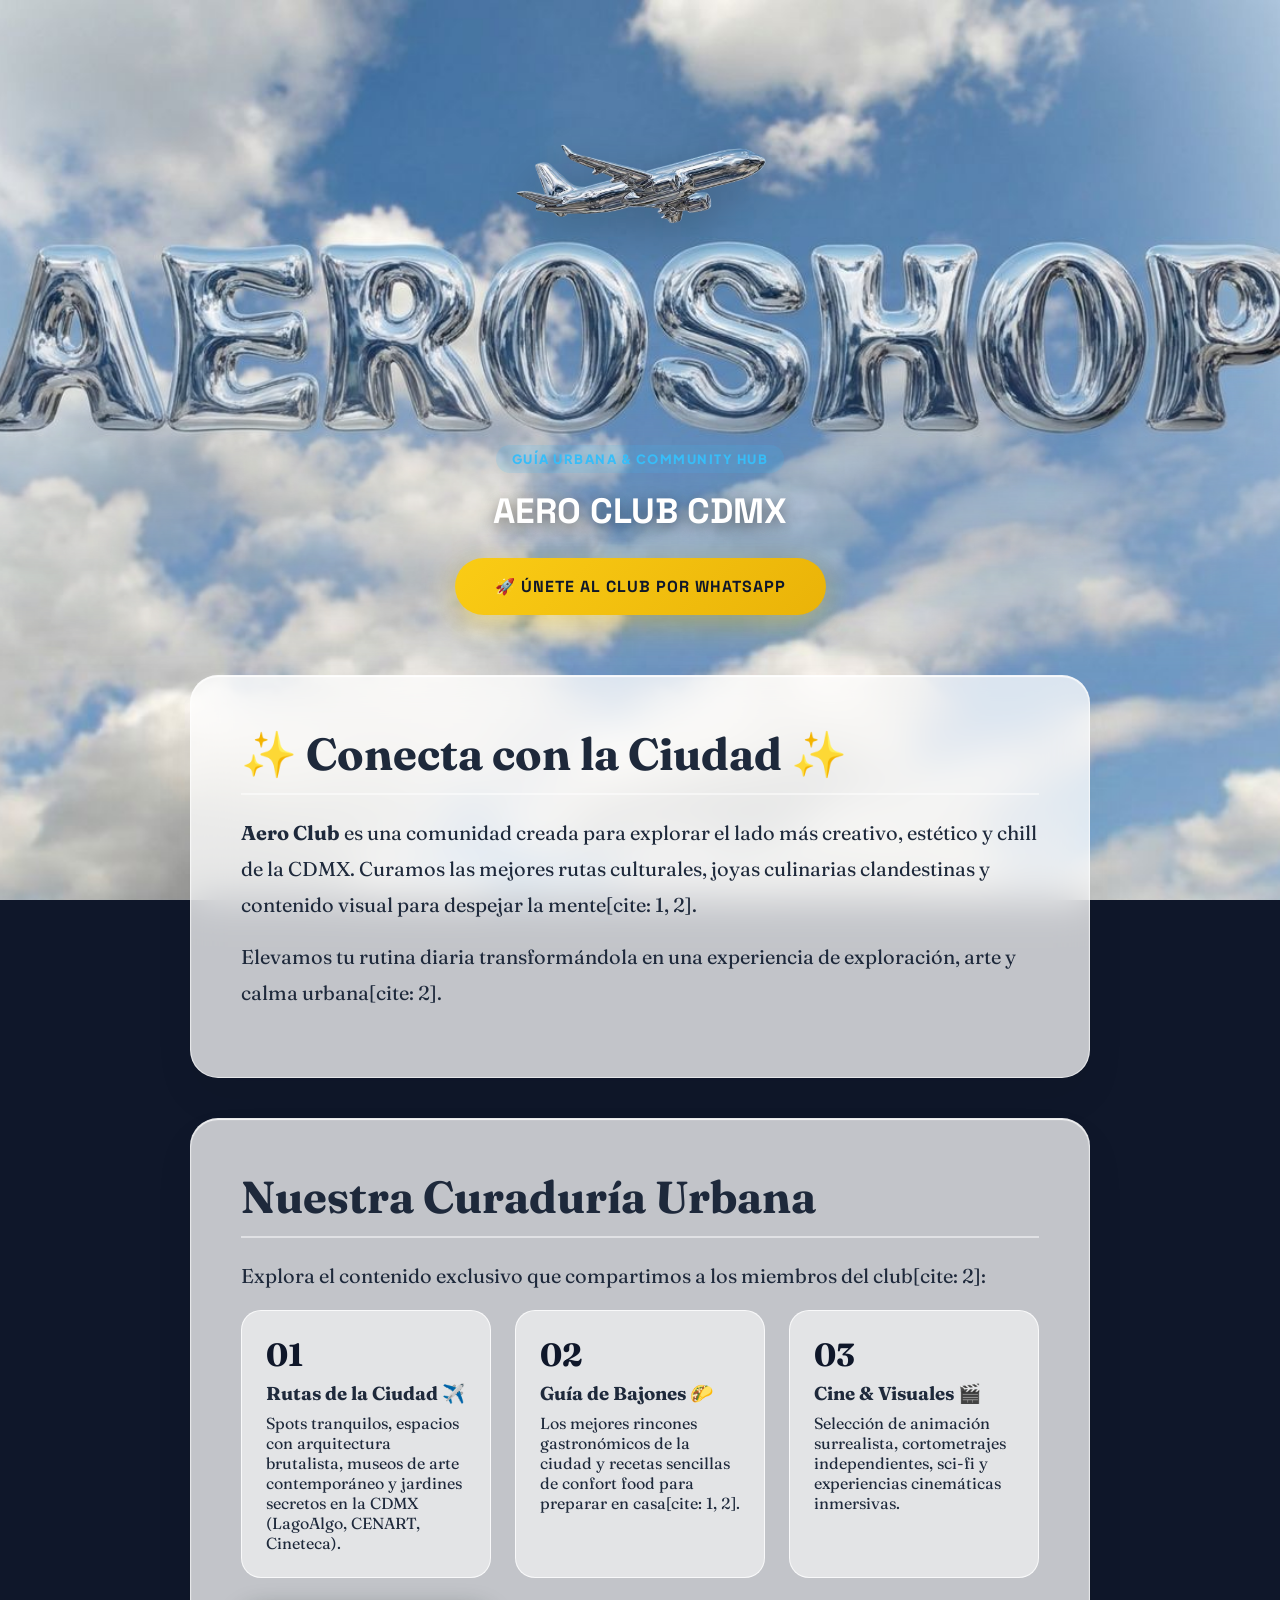
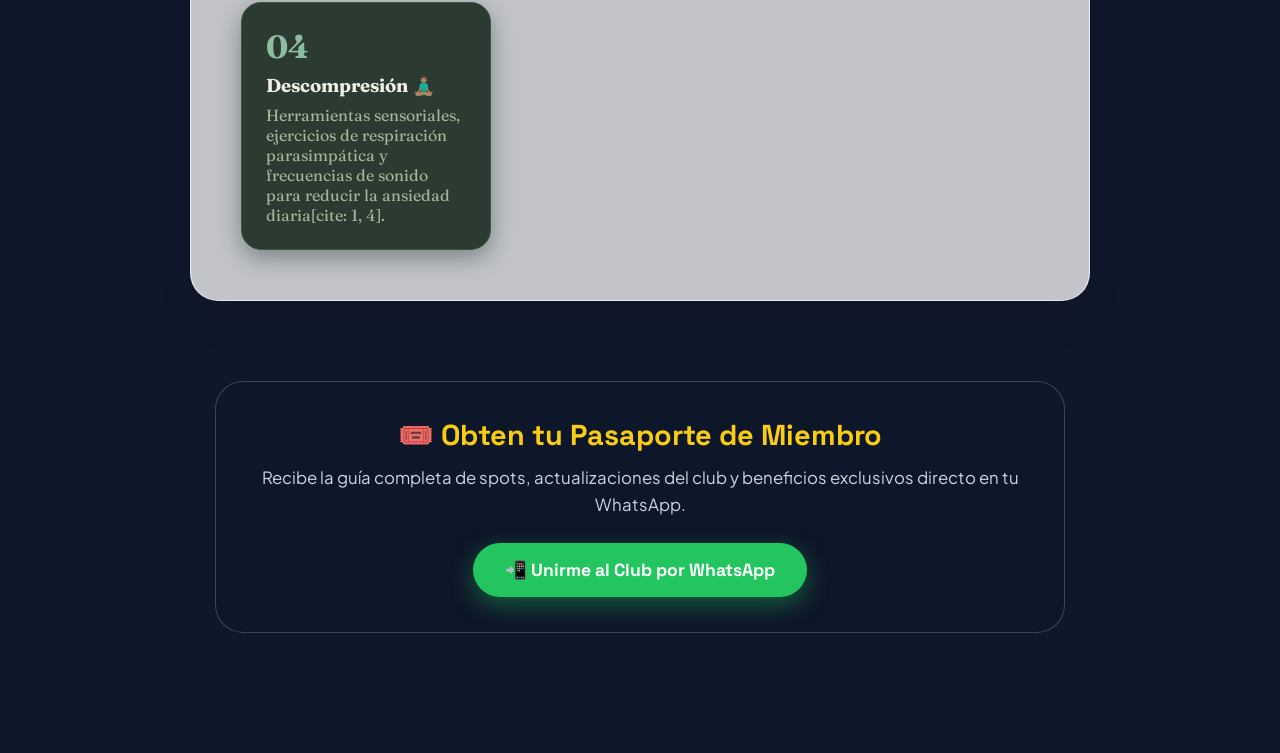
<file: promo.html>
<!DOCTYPE html>
<html lang="es">
<head>
    <meta charset="UTF-8">
    <meta name="viewport" content="width=device-width, initial-scale=1.0">
    <title>AERO CLUB CDMX | Guía Urbana, Spots & Lifestyle</title>
    
    <!-- FAVICON E ÍCONOS DE TU PROYECTO -->
    <link rel="icon" type="image/png" href="avion.png">
    <link rel="apple-touch-icon" href="avion.png">
    
    <!-- FUENTES OFICIALES (MISMAS DE TU INDEX) -->
    <link rel="preconnect" href="https://fonts.googleapis.com">
    <link rel="preconnect" href="https://fonts.gstatic.com" crossorigin>
    <link href="https://fonts.googleapis.com/css2?family=Abril+Fatface&family=DM+Serif+Display:ital@0;1&family=Fraunces:ital,opsz,wght@0,9..144,300..900;1,9..144,300..900&family=Inter:wght@400;500;600&family=Plus+Jakarta+Sans:wght@400;500;600;700&family=Space+Grotesk:wght@500;700;800&family=Syne:wght@700;800&display=swap" rel="stylesheet">

    <!-- REUTILIZAMOS TU HOJA DE ESTILOS -->
    <link rel="stylesheet" href="style.css">

    <style>
        /* AJUSTES EXCLUSIVOS PARA PROMO.HTML COMPLIANT */
        .promo-hero-cta {
            position: relative;
            z-index: 2;
            display: inline-block;
            text-decoration: none;
            font-family: 'Space Grotesk', sans-serif;
            font-size: 1rem;
            font-weight: 800;
            color: #0f172a;
            letter-spacing: 1px;
            text-transform: uppercase;
            background: linear-gradient(135deg, #facc15 0%, #eab308 100%);
            padding: 18px 40px;
            border-radius: 50px;
            box-shadow: 0 10px 30px rgba(250, 204, 21, 0.4);
            transition: all 0.3s cubic-bezier(0.16, 1, 0.3, 1);
            margin-top: 15px;
        }

        .promo-hero-cta:hover {
            transform: translateY(-4px) scale(1.05);
            background: #ffffff;
            color: #0f172a;
            box-shadow: 0 14px 35px rgba(255, 255, 255, 0.6);
        }

        .club-banner {
            background: rgba(15, 23, 42, 0.85);
            backdrop-filter: blur(12px);
            border: 1px solid rgba(255, 255, 255, 0.2);
            border-radius: 28px;
            padding: 35px 25px;
            text-align: center;
            max-width: 850px;
            margin: 40px auto;
            color: #ffffff;
        }

        .club-banner h3 {
            font-family: 'Space Grotesk', sans-serif;
            font-size: 1.8rem;
            color: #facc15;
            margin-bottom: 12px;
        }

        .club-banner p {
            font-size: 1.05rem;
            line-height: 1.6;
            color: #cbd5e1;
            margin-bottom: 24px;
        }

        .btn-wa-direct {
            display: inline-flex;
            align-items: center;
            gap: 10px;
            background: #22c55e;
            color: #ffffff;
            font-family: 'Space Grotesk', sans-serif;
            font-weight: 800;
            font-size: 1.1rem;
            padding: 16px 32px;
            border-radius: 50px;
            text-decoration: none;
            box-shadow: 0 8px 25px rgba(34, 197, 94, 0.4);
            transition: all 0.3s ease;
        }

        .btn-wa-direct:hover {
            background: #16a34a;
            transform: translateY(-3px) scale(1.03);
            box-shadow: 0 12px 30px rgba(34, 197, 94, 0.6);
        }

        .section-tag-promo {
            display: inline-block;
            background: rgba(56, 189, 248, 0.15);
            color: #38bdf8;
            font-size: 0.8rem;
            font-weight: 800;
            padding: 6px 16px;
            border-radius: 20px;
            letter-spacing: 1.5px;
            margin-bottom: 15px;
            text-transform: uppercase;
        }
    </style>
</head>
<body>

    <!-- PORTADA PRINCIPAL -->
    <section class="hero-cover">
        <div class="hero-plane-container">
            <img src="./avion.png" alt="Avión Aero Club" class="hero-plane-img">
        </div>
        <div style="text-align: center; z-index: 2;">
            <span class="section-tag-promo">GUÍA URBANA & COMMUNITY HUB</span>
            <h1 style="color: #ffffff; font-family: 'Space Grotesk', sans-serif; font-size: 2.2rem; font-weight: 800; text-shadow: 0 4px 15px rgba(0,0,0,0.5); margin-bottom: 10px;">
                AERO CLUB CDMX
            </h1>
            <a href="https://wa.me/525561446446?text=%C2%A1Hola%21%20Vi%20los%20spots%20de%20CDMX%20y%20quiero%20unirme%20al%20Aero%20Club%20para%20desbloquear%20las%20recomendaciones" target="_blank" class="promo-hero-cta">
                🚀 ÚNETE AL CLUB POR WHATSAPP
            </a>
        </div>
    </section>

    <!-- SOBRE EL CLUB -->
    <section class="about-section" id="conoce-el-club">
        <div class="about-card card-glass">
            <h2>✨ Conecta con la Ciudad ✨</h2>
            <p><strong>Aero Club</strong> es una comunidad creada para explorar el lado más creativo, estético y chill de la CDMX. Curamos las mejores rutas culturales, joyas culinarias clandestinas y contenido visual para despejar la mente[cite: 1, 2].</p>
            <p>Elevamos tu rutina diaria transformándola en una experiencia de exploración, arte y calma urbana[cite: 2].</p>
        </div>
    </section>

    <!-- LAS 4 EXPERIENCIAS CUIDADOSAMENTE CURADAS -->
    <section class="diferencia-section" id="experiencias">
        <div class="diferencia-card card-glass">
            <h2>Nuestra Curaduría Urbana</h2>
            <p class="diferencia-intro">Explora el contenido exclusivo que compartimos a los miembros del club[cite: 2]:</p>
            
            <div class="diferencia-grid">   
                <!-- TARJETA 01: RUTAS DE VUELO -->
                <div class="diferencia-item">
                    <span class="diferencia-num">01</span>
                    <h3 style="margin-bottom: 8px;">Rutas de la Ciudad ✈️</h3>
                    <p>Spots tranquilos, espacios con arquitectura brutalista, museos de arte contemporáneo y jardines secretos en la CDMX (LagoAlgo, CENART, Cineteca).</p>
                </div>

                <!-- TARJETA 02: MONCHIS Y BAJAR AVIÓN -->
                <div class="diferencia-item">
                    <span class="diferencia-num">02</span>
                    <h3 style="margin-bottom: 8px;">Guía de Bajones 🌮</h3>
                    <p>Los mejores rincones gastronómicos de la ciudad y recetas sencillas de confort food para preparar en casa[cite: 1, 2].</p>
                </div>

                <!-- TARJETA 03: TRIP VISUAL & CINE -->
                <div class="diferencia-item">
                    <span class="diferencia-num">03</span>
                    <h3 style="margin-bottom: 8px;">Cine & Visuales 🎬</h3>
                    <p>Selección de animación surrealista, cortometrajes independientes, sci-fi y experiencias cinemáticas inmersivas.</p>
                </div>

                <!-- TARJETA 04: SALA DE CALMA & DESCOMPRESIÓN -->
                <div class="diferencia-item card-calma-sbs">
                    <span class="diferencia-num" style="color: #8ebd9e;">04</span>
                    <h3 style="margin-bottom: 8px; color: #f0efe6;">Descompresión 🧘🏽‍♂️</h3>
                    <p style="color: #a3b899;">Herramientas sensoriales, ejercicios de respiración parasimpática y frecuencias de sonido para reducir la ansiedad diaria[cite: 1, 4].</p>
                </div>
            </div>
        </div>
    </section>

    <!-- BANNER CONVERTIDOR DIRECTO A WHATSAPP -->
    <section style="padding: 0 20px 80px 20px;">
        <div class="club-banner">
            <h3>🎟️ Obten tu Pasaporte de Miembro</h3>
            <p>Recibe la guía completa de spots, actualizaciones del club y beneficios exclusivos directo en tu WhatsApp.</p>
            <a href="https://wa.me/525561446446?text=%C2%A1Hola%21%20Vi%20los%20spots%20de%20CDMX%20y%20quiero%20unirme%20al%20Aero%20Club%20para%20desbloquear%20las%20recomendaciones" target="_blank" class="btn-wa-direct">
                📲 Unirme al Club por WhatsApp
            </a>
        </div>
    </section>

</body>
</html>
</file>
<file: style.css>
/* style.css */

:root {
    --color-primary: #10b981;
    --color-primary-dark: #059669;
    --color-bg-dark: #0f172a;
    --color-surface: #1e293b;
    --color-text: #f8fafc;
    --color-text-muted: #94a3b8;
    --radius-md: 12px;
    --radius-lg: 20px;
    --transition-fast: 0.2s ease;
}

/* Modales estructurados sin !important */
.modal-overlay {
    position: fixed;
    top: 0;
    left: 0;
    width: 100vw;
    height: 100vh; height: 100dvh;
    background-color: rgba(0, 0, 0, 0.75);
    backdrop-filter: blur(4px);
    display: flex;
    align-items: center;
    justify-content: center;
    opacity: 0;
    pointer-events: none;
    transition: opacity var(--transition-fast);
    z-index: 1000;
}

.modal-overlay.active {
    opacity: 1;
    pointer-events: auto;
}

/* Estado del botón de audio activo */
.btn-noise.audio-playing {
    background-color: var(--color-primary);
    color: #ffffff;
    box-shadow: 0 0 15px rgba(16, 185, 129, 0.5);
}
 html {
            scroll-behavior: smooth;
        }

        :root {
            --color-text-main: #1E293B;
            --color-title-dark: #0F172A;
            --color-silver-glow: rgba(255, 255, 255, 0.85);
            --color-silver-border: #E2E8F0;
            --font-spinx: 'Spinx', 'Fraunces', 'DM Serif Display', 'Abril Fatface', serif;
        }

        * {
            box-sizing: border-box;
            margin: 0;
            padding: 0;
        }
/* ========================================== */
/* FONDO CIELO NÍTIDO Y FIJO PARA CELULARES   */
/* ========================================== */
body {
    font-family: 'Plus Jakarta Sans', 'Inter', sans-serif;
    color: var(--color-text-main);
    background-color: #0f172a !important;
    background-image: none !important; /* Desactivamos el fondo estirado */
    overflow-x: hidden;
    -webkit-font-smoothing: antialiased;
}

/* Capa fija de nubes a pantalla completa (100% nítida y sin saltos) */
body::before {
    content: '';
    position: fixed;
    top: 0;
    left: 0;
    width: 100vw;
    height: 100vh; height: 100dvh;
    height: 100dvh;
    background: url('./fondo.jpg') center center / cover no-repeat;
    z-index: -1;
    pointer-events: none;
}
        /* --- BOTÓN FLOTANTE DEL CARRITO --- */
        .cart-floating-btn {
            position: fixed;
            top: 25px;
            right: 25px;
            z-index: 4000;
            background: linear-gradient(135deg, #ffffff 0%, #e2e8f0 45%, #cbd5e1 75%, #94a3b8 100%);
            color: #0f172a;
            font-family: 'Space Grotesk', sans-serif;
            font-size: 0.85rem;
            font-weight: 800;
            letter-spacing: 1px;
            text-transform: uppercase;
            padding: 12px 24px;
            border-radius: 50px;
            border: 1px solid rgba(255, 255, 255, 0.9);
            box-shadow: 0 8px 25px rgba(0, 0, 0, 0.35), 0 0 15px rgba(255, 255, 255, 0.6);
            cursor: pointer;
            display: flex;
            align-items: center;
            gap: 8px;
            transition: all 0.3s cubic-bezier(0.16, 1, 0.3, 1);
            white-space: nowrap;
        }

        .cart-floating-btn:hover {
            transform: translateY(-3px) scale(1.04);
            background: linear-gradient(135deg, #ffffff 0%, #f1f5f9 50%, #e2e8f0 100%);
            border-color: #ffffff;
            box-shadow: 0 12px 30px rgba(0, 0, 0, 0.45), 0 0 20px rgba(255, 255, 255, 0.9);
        }

        /* --- TARJETAS CON ILUMINACIÓN Y HOVER --- */
        .card-glass {
            background: rgba(255, 255, 255, 0.75);
            backdrop-filter: blur(20px);
            -webkit-backdrop-filter: blur(20px);
            border: 1px solid rgba(255, 255, 255, 0.6);
            border-radius: 28px;
            box-shadow: 0 20px 40px rgba(0, 0, 0, 0.06), inset 0 1px 1px rgba(255, 255, 255, 0.9);
            transition: all 0.35s cubic-bezier(0.16, 1, 0.3, 1);
        }

        .card-glass:hover {
            transform: translateY(-6px);
            background: rgba(255, 255, 255, 0.95);
            border-color: #ffffff;
            box-shadow: 0 20px 45px var(--color-silver-glow), 0 0 25px rgba(255, 255, 255, 0.9);
        }

        /* --- PORTADA / HERO PRINCIPAL --- */
        .hero-cover {
            position: relative;
            min-height: 75vh;
            display: flex;
            flex-direction: column;
            justify-content: space-between;
            align-items: center;
            text-align: center;
            padding: 40px 20px 60px 20px;
        }

        .hero-cover::before {
            content: '';
            position: absolute;
            top: 0;
            left: 0;
            width: 100%;
            height: 100%;
            background: url('./portada.jpg') center center / cover no-repeat;
            -webkit-mask-image: linear-gradient(to bottom, rgba(0,0,0,1) 50%, rgba(0,0,0,0) 100%);
            mask-image: linear-gradient(to bottom, rgba(0,0,0,1) 50%, rgba(0,0,0,0) 100%);
            z-index: 1;
            pointer-events: none;
        }

        .hero-plane-container {
            position: relative;
            z-index: 2;
            margin-top: 20px;
            margin-bottom: -20px;
            display: flex;
            justify-content: center;
            align-items: center;
            width: 100%;
        }

        .hero-plane-img {
            width: 300px;
            max-width: 80%;
            height: auto;
            object-fit: contain;
            filter: drop-shadow(0 15px 25px rgba(0, 0, 0, 0.25));
            animation: floatAirplane 4.5s ease-in-out infinite;
        }

        @keyframes floatAirplane {
            0%, 100% { transform: translateY(0px) rotate(0deg); }
            50% { transform: translateY(-12px) rotate(1.5deg); }
        }

        .hero-subtitle {
            position: relative;
            z-index: 2;
            display: inline-block;
            text-decoration: none;
            font-family: 'Space Grotesk', sans-serif;
            font-size: 0.95rem;
            font-weight: 700;
            color: #ffffff;
            letter-spacing: 3px;
            text-transform: uppercase;
            background: #0f172a;
            padding: 16px 36px;
            border-radius: 50px;
            border: 1px solid rgba(255, 255, 255, 0.3);
            box-shadow: 0 12px 30px rgba(15, 23, 42, 0.4);
            cursor: pointer;
            transition: all 0.3s cubic-bezier(0.16, 1, 0.3, 1);
            margin-bottom: 20px;
        }

        .hero-subtitle:hover {
            transform: translateY(-4px) scale(1.04);
            background: linear-gradient(135deg, #ffffff 0%, #cbd5e1 100%);
            color: #0f172a;
            border-color: #ffffff;
            box-shadow: 0 14px 35px var(--color-silver-glow);
        }

        /* --- QUIÉNES SOMOS Y DIFERENCIA --- */
        .about-section, .diferencia-section {
            padding: 0 20px 40px 20px;
            position: relative;
            z-index: 10;
            display: flex;
            justify-content: center;
        }

        .about-card, .diferencia-card {
            max-width: 900px;
            width: 100%;
            padding: 50px;
            font-family: var(--font-spinx);
        }

        .about-card h2, .diferencia-card h2 {
            font-family: var(--font-spinx);
            font-size: 2.8rem;
            font-weight: 700;
            margin-bottom: 20px;
            border-bottom: 2px solid rgba(255, 255, 255, 0.5);
            padding-bottom: 12px;
        }

        .about-card p, .diferencia-intro {
            font-family: var(--font-spinx);
            font-size: 1.25rem;
            line-height: 1.8;
            color: var(--color-text-main);
            margin-bottom: 16px;
        }

        .diferencia-grid {
            display: grid;
            grid-template-columns: repeat(auto-fit, minmax(240px, 1fr));
            gap: 24px;
        }

        .diferencia-item {
            background: rgba(255, 255, 255, 0.55);
            border: 1px solid rgba(255, 255, 255, 0.8);
            border-radius: 20px;
            padding: 24px;
            font-family: var(--font-spinx);
            transition: all 0.3s ease;
        }

        .diferencia-item:hover {
            transform: translateY(-4px);
            background: rgba(255, 255, 255, 0.95);
            border-color: #ffffff;
            box-shadow: 0 10px 30px var(--color-silver-glow);
        }

        .diferencia-num {
            font-family: var(--font-spinx);
            font-size: 2rem;
            font-weight: 700;
            color: var(--color-title-dark);
            display: block;
            margin-bottom: 8px;
        }

        /* --- PRODUCTOS DESTACADOS --- */
        .featured-section {
            padding: 40px 20px 60px 20px;
            text-align: center;
        }

        .section-title-container {
            display: flex;
            justify-content: center;
            align-items: center;
            margin-bottom: 35px;
        }

        .title-img-destacados, .title-img-marcas {
            width: 100%;
            max-width: 520px;
            height: auto;
            object-fit: contain;
            filter: drop-shadow(0 10px 15px rgba(0, 0, 0, 0.15));
        }

        .products-grid {
            display: grid;
            grid-template-columns: repeat(auto-fit, minmax(280px, 1fr));
            gap: 30px;
            max-width: 1200px;
            margin: 0 auto;
        }

        .product-card {
            text-align: left;
            display: flex;
            flex-direction: column;
            justify-content: space-between;
            padding: 22px;
            cursor: pointer;
            position: relative;
        }

        .product-img-slider {
            position: relative;
            width: 100%;
            height: 280px;
            border-radius: 18px;
            overflow: hidden;
            background: rgba(15, 23, 42, 0.88);
            backdrop-filter: blur(12px);
            -webkit-backdrop-filter: blur(12px);
            border: 1px solid rgba(255, 255, 255, 0.2);
            box-shadow: inset 0 0 20px rgba(0, 0, 0, 0.4);
            margin-bottom: 16px;
            display: flex;
            align-items: center;
            justify-content: center;
        }

        .product-img-slider img, .product-img-slider video {
            position: absolute;
            top: 0;
            left: 0;
            width: 100%;
            height: 100%;
            object-fit: contain;
            object-position: center;
            padding: 10px;
            opacity: 0;
            z-index: 1;
            transition: opacity 0.4s ease-in-out, transform 0.3s ease;
        }

        .product-img-slider img.active, 
        .product-img-slider video.active {
            opacity: 1;
            z-index: 2;
        }

        .product-card:hover .product-img-slider img.active,
        .product-card:hover .product-img-slider video.active {
            transform: scale(1.03);
        }

        .product-tag-collab, .product-tag-new, .product-tag-sale {
            position: absolute;
            top: 12px;
            right: 12px;
            background: rgba(15, 23, 42, 0.85);
            backdrop-filter: blur(8px);
            color: #d4af37;
            font-size: 0.72rem;
            font-weight: 800;
            padding: 5px 12px;
            border-radius: 20px;
            border: 1px solid rgba(212, 175, 55, 0.5);
            letter-spacing: 1px;
            text-transform: uppercase;
            z-index: 5;
        }

        .product-tag-new {
            color: #38bdf8;
            border-color: rgba(56, 189, 248, 0.5);
        }

        .product-tag-sale {
            color: #facc15;
            border-color: rgba(250, 204, 21, 0.5);
            background: rgba(15, 23, 42, 0.9);
        }

        .product-name {
            font-family: 'Space Grotesk', sans-serif;
            font-size: 1.3rem;
            font-weight: 700;
            margin-bottom: 4px;
        }

        .product-subtitle {
            font-size: 0.85rem;
            color: #64748b;
            margin-bottom: 12px;
        }

        .product-price {
            font-size: 1.25rem;
            font-weight: 800;
            color: #0f172a;
            margin-bottom: 16px;
        }

        .btn-add {
            width: 100%;
            padding: 14px;
            background: linear-gradient(135deg, #0f172a 0%, #334155 100%);
            color: #ffffff;
            border: 1px solid rgba(255, 255, 255, 0.3);
            border-radius: 14px;
            font-weight: 700;
            font-family: 'Space Grotesk', sans-serif;
            cursor: pointer;
            transition: all 0.2s;
        }

        .btn-add:hover {
            background: linear-gradient(135deg, #ffffff 0%, #e2e8f0 100%);
            color: #0f172a;
            border-color: #ffffff;
            box-shadow: 0 8px 20px var(--color-silver-glow);
        }

        /* --- SELECTOR DE MARCAS --- */
        .brands-selector-grid {
            display: flex;
            justify-content: center;
            align-items: center;
            gap: 25px;
            flex-wrap: wrap;
            max-width: 800px;
            margin: 0 auto;
        }

        .brand-logo-card {
            background: rgba(255, 255, 255, 0.75);
            backdrop-filter: blur(15px);
            border: 2px solid rgba(255, 255, 255, 0.8);
            border-radius: 24px;
            padding: 20px;
            cursor: pointer;
            width: 220px;
            height: 140px;
            display: flex;
            justify-content: center;
            align-items: center;
            box-shadow: 0 10px 25px rgba(0, 0, 0, 0.08);
            transition: all 0.35s cubic-bezier(0.16, 1, 0.3, 1);
            overflow: hidden;
        }

        .brand-logo-card img {
            max-width: 90%;
            max-height: 105px;
            object-fit: contain;
            filter: drop-shadow(0 4px 8px rgba(0, 0, 0, 0.12));
        }

        .brand-logo-card img.img-donuts-brand {
            max-width: 95%;
            max-height: 125px;
            transform: scale(2.3);
        }

        .brand-logo-card:hover {
            transform: translateY(-6px) scale(1.05);
            background: rgba(255, 255, 255, 0.95);
            border-color: #ffffff;
            box-shadow: 0 15px 35px var(--color-silver-glow);
        }

        /* --- VISTAS FULLSCREEN POR MARCA --- */
        .brand-fullscreen-view {
            position: fixed;
            top: 0;
            left: 0;
            width: 100vw;
            height: 100vh; height: 100dvh;
            z-index: 5000;
            overflow-y: auto;
            display: none;
            opacity: 0;
            background-color: #0d0e12;
            transition: opacity 0.35s ease;
            scroll-behavior: smooth;
        }

        .brand-fullscreen-view.active {
            display: block;
            opacity: 1;
        }

        .brand-nav-bar {
            position: fixed;
            top: 0;
            left: 0;
            width: 100%;
            padding: 20px 30px;
            display: flex;
            justify-content: space-between;
            align-items: center;
            z-index: 5100;
            background: linear-gradient(to bottom, rgba(0, 0, 0, 0.85) 0%, rgba(0, 0, 0, 0) 100%);
            pointer-events: none;
        }

        .btn-back-main {
            position: relative !important;
             z-index: 10000 !important; /* Prioridad por encima de cualquier otro botón flotante */
            pointer-events: auto !important;
            cursor: pointer;
            pointer-events: auto;
            background: rgba(15, 23, 42, 0.85);
            backdrop-filter: blur(12px);
            border: 1px solid rgba(255, 255, 255, 0.4);
            color: #ffffff;
            padding: 12px 26px;
            border-radius: 50px;
            font-family: 'Space Grotesk', sans-serif;
            font-size: 0.9rem;
            font-weight: 700;
            letter-spacing: 1px;
            cursor: pointer;
            display: flex;
            align-items: center;
            gap: 8px;
            box-shadow: 0 8px 20px rgba(0, 0, 0, 0.5);
            transition: all 0.25s ease;
        }

        .btn-back-main:hover {
            background: #ffffff;
            color: #0f172a;
            border-color: #ffffff;
            transform: translateX(-4px);
        }

        .brand-hero-common {
            position: relative;
            z-index: 2;
            min-height: 100vh; min-height: 100dvh;
            height: 100vh; height: 100dvh;
            display: flex;
            flex-direction: column;
            justify-content: center;
            align-items: center;
            text-align: center;
            padding: 80px 20px 40px 20px;
            overflow: hidden;
        }

        .scroll-down-btn {
            position: absolute;
            bottom: 30px;
            left: 50%;
            transform: translateX(-50%);
            background: rgba(255, 255, 255, 0.18);
            backdrop-filter: blur(12px);
            -webkit-backdrop-filter: blur(12px);
            border: 1px solid rgba(255, 255, 255, 0.45);
            color: #ffffff;
            width: 54px;
            height: 54px;
            border-radius: 50%;
            font-size: 1.6rem;
            cursor: pointer;
            display: flex;
            align-items: center;
            justify-content: center;
            transition: all 0.3s cubic-bezier(0.16, 1, 0.3, 1);
            animation: bounceArrow 2s infinite;
            box-shadow: 0 8px 25px rgba(0,0,0,0.35);
            z-index: 25;
        }

        .scroll-down-btn:hover {
            background: rgba(255, 255, 255, 0.95);
            color: #0f172a;
            transform: translateX(-50%) scale(1.15);
            box-shadow: 0 12px 30px rgba(255,255,255,0.6);
        }

        @keyframes bounceArrow {
            0%, 20%, 50%, 80%, 100% { transform: translateX(-50%) translateY(0); }
            40% { transform: translateX(-50%) translateY(10px); }
            60% { transform: translateX(-50%) translateY(5px); }
        }

        /* TEMA MUHAMEDS */
        .theme-muhameds-full {
            position: relative;
            background-color: #000000;
            min-height: 100vh; min-height: 100dvh;
            color: #ffffff;
            padding-bottom: 100px;
        }

        .muha-bg-fixed {
            position: fixed;
            top: 0; left: 0;
            width: 100vw; height: 100vh; height: 100dvh;
            object-fit: cover;
            z-index: 1;
            pointer-events: none;
            image-rendering: -webkit-optimize-contrast;
        }

        .muha-brand-group {
            display: flex;
            flex-direction: column;
            align-items: center;
            justify-content: center;
            gap: 16px;
            animation: floatLogo 4.5s ease-in-out infinite;
        }

        .muha-hero-logo {
            width: 200px;
            max-width: 65vw;
            height: auto;
            object-fit: contain;
            filter: drop-shadow(0 0 30px rgba(212, 175, 55, 0.8));
        }

        .muha-hero-title-img {
            width: 380px;
            max-width: 85vw;
            height: auto;
            object-fit: contain;
            filter: drop-shadow(0 0 25px rgba(212, 175, 55, 0.6));
        }

        @keyframes floatLogo {
            0%, 100% { transform: translateY(0px); }
            50% { transform: translateY(-12px); }
        }

        .muha-products-container {
            position: relative;
            z-index: 2;
            max-width: 1100px;
            margin: 0 auto;
            padding: 60px 20px 100px 20px;
        }

        .muha-cards-grid {
            display: grid;
            grid-template-columns: repeat(auto-fit, minmax(290px, 1fr));
            gap: 35px;
        }

        /* TEMA COOKIES */
        .theme-cookies-full {
            position: relative;
            background-color: #0088e8;
            min-height: 100vh; min-height: 100dvh;
            color: #0f172a;
            padding-bottom: 100px;
            overflow: hidden;
        }

        .cookies-hero-logo {
            width: 680px;
            max-width: 90vw;
            height: auto;
            object-fit: contain;
            filter: drop-shadow(0 18px 35px rgba(0, 0, 0, 0.35));
            animation: floatLogo 4.5s ease-in-out infinite;
        }

        /* TEMA DONUTS */
        .theme-donuts-full {
            position: relative;
            background: url('./fondoslog.jpg') center/cover fixed no-repeat #0f172a;
            min-height: 100vh; min-height: 100dvh;
            color: #ffffff;
            padding-bottom: 100px;
            image-rendering: -webkit-optimize-contrast;
            image-rendering: crisp-edges;
        }

        .donuts-interface-logo {
            width: 420px;
            max-width: 88vw;
            height: auto;
            object-fit: contain;
            image-rendering: -webkit-optimize-contrast;
            image-rendering: crisp-edges;
            filter: drop-shadow(0 18px 35px rgba(0, 0, 0, 0.6)) contrast(1.18) brightness(1.05);
            animation: floatLogo 4.5s ease-in-out infinite;
        }

        .donuts-product-card {
            background: #111827;
            border: 2px solid #374151;
            border-radius: 28px;
            padding: 24px;
            box-shadow: 0 20px 45px rgba(0, 0, 0, 0.45);
            transition: all 0.35s cubic-bezier(0.16, 1, 0.3, 1);
            color: #ffffff;
            position: relative;
        }

        .donuts-product-card:hover {
            transform: translateY(-6px);
            border-color: #e11d48;
            box-shadow: 0 25px 50px rgba(225, 29, 72, 0.35);
        }

        .donuts-img-box {
            background: #1f2937;
            border: 1px solid #374151;
            border-radius: 18px;
            height: 280px;
            margin-bottom: 18px;
            display: flex;
            align-items: center;
            justify-content: center;
            position: relative;
            overflow: hidden;
        }

        .donuts-img-box img {
            width: 100%;
            height: 100%;
            object-fit: contain;
            padding: 15px;
            filter: drop-shadow(0 8px 16px rgba(0, 0, 0, 0.4)) contrast(1.1);
            image-rendering: -webkit-optimize-contrast;
            image-rendering: crisp-edges;
        }

        .donuts-btn-add {
            width: 100%;
            padding: 14px;
            background: linear-gradient(135deg, #e11d48 0%, #be123c 100%);
            color: #ffffff;
            border: none;
            border-radius: 14px;
            font-weight: 800;
            font-family: 'Space Grotesk', sans-serif;
            cursor: pointer;
            transition: all 0.25s ease;
            box-shadow: 0 8px 20px rgba(225, 29, 72, 0.35);
        }

        .donuts-btn-add:hover {
            background: linear-gradient(135deg, #f43f5e 0%, #e11d48 100%);
            transform: translateY(-2px);
            box-shadow: 0 12px 25px rgba(225, 29, 72, 0.5);
        }

        /* TEMA PACKMAN Y ANIMACIONES RETRO */
        .theme-packman-full {
            position: relative;
            background-color: #000000;
            min-height: 100vh; min-height: 100dvh;
            color: #ffffff;
            padding-bottom: 100px;
        }

        .packman-hero-logo {
            width: 210px;
            max-width: 60vw;
            height: auto;
            object-fit: contain;
            filter: drop-shadow(0 0 30px rgba(234, 179, 8, 0.75));
        }

        .packman-hero-title-img {
            width: 370px;
            max-width: 85vw;
            height: auto;
            object-fit: contain;
            filter: drop-shadow(0 0 25px rgba(250, 204, 21, 0.8));
        }

        /* ANIMACIÓN DE FANTASMAS Y PACMAN VOLANDO */
        .packman-track-overlay {
            position: absolute;
            top: 50%;
            left: 0;
            width: 100%;
            height: 80px;
            transform: translateY(-50%);
            pointer-events: none;
            overflow: hidden;
            z-index: 20;
        }

        .packman-ambient-parade {
            display: flex;
            align-items: center;
            gap: 25px;
            position: absolute;
            top: 15px;
            animation: ambientRun 8.5s linear infinite;
        }

        @keyframes ambientRun {
            0% { transform: translateX(-280px); }
            100% { transform: translateX(100vw); }
        }

        .packman-chase-squad {
            position: absolute;
            top: 10px;
            left: -450px;
            display: flex;
            align-items: center;
            gap: 30px;
            opacity: 0;
        }

        .packman-chase-squad.active {
            opacity: 1;
            animation: chaseRun 3.2s linear forwards;
        }

        @keyframes chaseRun {
            0% { transform: translateX(0); }
            100% { transform: translateX(calc(100vw + 500px)); }
        }

        .pacman-runner {
            width: 52px;
            height: 52px;
            position: relative;
            filter: drop-shadow(0 0 14px #facc15);
            flex-shrink: 0;
        }
        .pacman-runner::before, .pacman-runner::after {
            content: '';
            position: absolute;
            width: 0;
            height: 0;
            border: 26px solid #facc15;
            border-radius: 50%;
        }
        .pacman-runner::before {
            border-right-color: transparent;
            animation: chompTop 0.18s infinite alternate;
        }
        .pacman-runner::after {
            border-right-color: transparent;
            animation: chompBottom 0.18s infinite alternate;
        }
        @keyframes chompTop {
            0% { transform: rotate(0deg); }
            100% { transform: rotate(-45deg); }
        }
        @keyframes chompBottom {
            0% { transform: rotate(0deg); }
            100% { transform: rotate(45deg); }
        }

        .ghost-svg {
            width: 46px;
            height: 46px;
            filter: drop-shadow(0 0 10px rgba(255, 255, 255, 0.6));
            animation: ghostWiggle 0.25s ease-in-out infinite alternate;
            flex-shrink: 0;
        }

        @keyframes ghostWiggle {
            0% { transform: translateY(-4px); }
            100% { transform: translateY(4px); }
        }

        /* --- VENTANA MODAL (DETALLES DEL PRODUCTO) --- */
        .product-modal-overlay {
            position: fixed;
            top: 0; left: 0;
            width: 100vw; height: 100vh; height: 100dvh;
            background: rgba(15, 23, 42, 0.85);
            backdrop-filter: blur(12px);
            z-index: 6000;
            display: none;
            justify-content: center;
            align-items: center;
            padding: 20px;
        }

        .product-modal-overlay.active {
            display: flex;
        }

        .product-modal-card {
            background: #ffffff;
            border-radius: 32px;
            max-width: 880px;
            width: 100%;
            max-height: 90vh;
            overflow-y: auto;
            padding: 35px;
            position: relative;
            box-shadow: 0 25px 60px rgba(0, 0, 0, 0.4);
            color: #0f172a;
        }

        .modal-close-btn {
            position: absolute;
            top: 20px;
            right: 24px;
            background: #f1f5f9;
            border: none;
            width: 40px;
            height: 40px;
            border-radius: 50%;
            font-size: 1.5rem;
            cursor: pointer;
            display: flex;
            align-items: center;
            justify-content: center;
            transition: all 0.2s;
        }

        .modal-close-btn:hover {
            background: #e2e8f0;
            transform: scale(1.1);
        }

        .modal-grid {
            display: grid;
            grid-template-columns: 1fr 1fr;
            gap: 35px;
            align-items: start;
        }

        @media (max-width: 768px) {
            .modal-grid { grid-template-columns: 1fr; }
        }

        .modal-media-wrapper {
            width: 100%;
            height: 350px;
            border-radius: 20px;
            background: rgba(15, 23, 42, 0.05);
            border: 1px solid rgba(0, 0, 0, 0.08);
            margin-bottom: 15px;
            overflow: hidden;
            display: flex;
            align-items: center;
            justify-content: center;
            box-shadow: 0 10px 25px rgba(0,0,0,0.08);
        }

        .modal-main-image {
            width: 100%;
            height: 100%;
            object-fit: contain;
            padding: 10px;
        }

        .modal-thumbnails {
            display: flex;
            gap: 12px;
            overflow-x: auto;
            padding-bottom: 5px;
        }

        .modal-thumb {
            width: 70px;
            height: 70px;
            border-radius: 12px;
            object-fit: cover;
            object-position: center;
            padding: 2px;
            cursor: pointer;
            border: 2px solid transparent;
            background: rgba(15, 23, 42, 0.08);
            transition: all 0.2s;
        }

        .modal-thumb.active, .modal-thumb:hover {
            border-color: #0f172a;
            transform: scale(1.05);
        }

        .modal-title {
            font-family: 'Space Grotesk', sans-serif;
            font-size: 2.2rem;
            font-weight: 800;
            margin-bottom: 8px;
        }

        .modal-price {
            font-size: 1.8rem;
            font-weight: 800;
            color: #16a34a;
            margin-bottom: 20px;
        }

        .modal-description {
            font-size: 1.05rem;
            line-height: 1.7;
            color: #475569;
            margin-bottom: 25px;
            background: #f8fafc;
            padding: 18px;
            border-radius: 16px;
            border-left: 4px solid #0f172a;
        }

        .strain-select-title {
            font-weight: 700;
            font-size: 0.95rem;
            text-transform: uppercase;
            letter-spacing: 1px;
            margin-bottom: 10px;
            display: block;
        }

        .strain-pills {
            display: flex;
            gap: 10px;
            margin-bottom: 25px;
            flex-wrap: wrap;
        }

        .strain-pill {
            padding: 10px 20px;
            border-radius: 50px;
            border: 2px solid #cbd5e1;
            background: #ffffff;
            font-weight: 700;
            font-size: 0.9rem;
            cursor: pointer;
            transition: all 0.2s;
        }

        .strain-pill.selected {
            border-color: #0f172a;
            background: #0f172a;
            color: #ffffff;
            box-shadow: 0 4px 12px rgba(15, 23, 42, 0.25);
        }

        /* --- PANEL CARRITO --- */
        .cart-overlay {
            position: fixed;
            top: 0; left: 0;
            width: 100%; height: 100%;
            background: rgba(15, 23, 42, 0.6);
            backdrop-filter: blur(8px);
            display: none;
            justify-content: flex-end;
            z-index: 5500;
        }

        .cart-drawer {
            width: 100%;
            max-width: 440px;
            background-color: #ffffff;
            height: 100%;
            display: flex;
            flex-direction: column;
            padding: 30px;
            box-shadow: -10px 0 40px rgba(0,0,0,0.2);
            color: var(--color-text-main);
        }

        .cart-header {
            display: flex;
            justify-content: space-between;
            align-items: center;
            border-bottom: 1px solid var(--color-silver-border);
            padding-bottom: 16px;
            margin-bottom: 20px;
        }

        .close-cart {
            background: none; border: none; font-size: 1.8rem; cursor: pointer; color: #64748b;
        }

        .cart-items-list {
            flex-grow: 1;
            overflow-y: auto;
            margin-bottom: 20px;
        }

        .cart-item {
            display: flex;
            gap: 15px;
            margin-bottom: 18px;
            padding-bottom: 15px;
            border-bottom: 1px solid var(--color-silver-border);
        }

        .cart-item-img {
            width: 75px; height: 75px; object-fit: contain; border-radius: 12px; background: rgba(15, 23, 42, 0.05); padding: 4px;
        }

        .cart-item-details { flex-grow: 1; }

        .cart-item-title {
            font-family: 'Space Grotesk', sans-serif;
            font-weight: 700;
            font-size: 0.95rem;
            margin-bottom: 4px;
        }

        .qty-controls { display: flex; align-items: center; gap: 10px; }

        .qty-btn {
            width: 26px; height: 26px; border-radius: 50%; border: 1px solid var(--color-silver-border);
            background: #fff; cursor: pointer; font-weight: bold;
        }

        .cart-summary { border-top: 1px solid var(--color-silver-border); padding-top: 20px; }

        .summary-row { display: flex; justify-content: space-between; margin-bottom: 10px; font-size: 0.95rem; }

        .btn-checkout {
            width: 100%; background-color: var(--color-title-dark); color: #ffffff;
            padding: 16px; border: none; border-radius: 30px;
            font-family: 'Space Grotesk', sans-serif; font-size: 1rem; font-weight: 700;
            cursor: pointer; margin-top: 20px; transition: background 0.2s;
        }

        .btn-checkout:hover { background-color: #334155; }
        /* --- RUTAS DE VUELO FULLSCREEN --- */
.rutas-fullscreen-view {
   position: fixed;
    top: 0; 
    left: 0;
    width: 100vw; 
    height: 100vh; height: 100dvh;
    z-index: 5000;
    display: none;
    opacity: 0;
    background: linear-gradient(135deg, #0f172a 0%, #000000 100%);
    overflow-y: auto; /* ACTIVA EL SCROLL VERTICAL */
    scroll-behavior: smooth;
    transition: opacity 0.4s ease;
}

.rutas-fullscreen-view.active {
    display: block;
    opacity: 1;
}

.rutas-video-bg {
    position: absolute;
    top: 0; left: 0;
    width: 100%; height: 100%;
    overflow: hidden;
    z-index: 1;
}

.rutas-video-bg video {
    width: 100%; height: 100%;
    object-fit: cover;
    opacity: 0.45; /* Oscurecido para que la tarjeta sea legible */
}

.rutas-content-overlay {
   display: flex;
    flex-direction: column;
    align-items: center;
    width: 100%;
    padding: 100px 20px 60px 20px; /* EVITA QUE LA BARRA DE BOTÓN TAPES EL CONTENIDO */

}
.rutas-info-card {
    max-width: 850px;
    width: 100%;
    /* Fondo oscuro semitransparente fijo */
    background: rgba(15, 23, 42, 0.85) !important; 
    border: 1px solid rgba(255, 255, 255, 0.15);
    padding: 45px;
    border-radius: 20px;
    box-shadow: 0 25px 50px rgba(0,0,0,0.5);
    /* Efecto de cristal (desenfoque) */
    backdrop-filter: blur(12px);
    -webkit-backdrop-filter: blur(12px);
    /* Evita cualquier cambio al hacer hover */
    transition: none !important; 
}

/* Forzamos a que no haga nada en el hover */
.rutas-info-card:hover {
    background: rgba(15, 23, 42, 0.85) !important;
}
/* --- NUEVO REPRODUCTOR DE VIDEO DENTRO DE LA TARJETA --- */
.rutas-video-inline {
    width: 100%;
    margin-bottom: 25px;
    border-radius: 16px;
    overflow: hidden; /* Para que el video respete los bordes redondos */
    border: 1px solid rgba(255, 255, 255, 0.2);
    box-shadow: 0 10px 30px rgba(0,0,0,0.5);
    /* Forzamos una proporción rectangular estilo cine (16:9) */
    aspect-ratio: 16 / 9; 
    background: #000; /* Fondo negro mientras carga */
}

.rutas-video-inline video {
    width: 100%;
    height: 100%;
    object-fit: cover; /* Hace que el video llene el espacio sin deformarse */
    display: block;
}

/* Opcional: Como quitamos el video de fondo gigante, le damos un color oscuro bonito a la vista completa para que resalte la tarjeta */
.rutas-fullscreen-view {
    background: linear-gradient(135deg, #0f172a 0%, #000000 100%);
}
/* === ESTILOS PARA EL MENÚ DE ZONAS EN LA TARJETA === */
.filtros-zonas {
  width: 100%;            /* Ocupa todo el ancho superior */
    display: flex;
    justify-content: center; /* Centra los botones horizontalmente */
    flex-wrap: wrap;
    gap: 10px;
    margin-bottom: 25px;    /* Separa los botones de la tarjeta */
}

.btn-filtro {
  background: rgba(255, 255, 255, 0.08);
  color: #e2e8f0;
  border: 1px solid rgba(255, 255, 255, 0.18);
  padding: 6px 14px;
  border-radius: 20px;
  font-size: 0.82rem;
  font-weight: 500;
  cursor: pointer;
  transition: all 0.25s ease-in-out;
}

.btn-filtro:hover {
  background: rgba(250, 204, 21, 0.15);
  border-color: #facc15;
  color: #facc15;
}

.btn-filtro.activo {
  background: #facc15;
  color: #000000;
  border-color: #facc15;
  font-weight: 700;
  box-shadow: 0 0 10px rgba(250, 204, 21, 0.35);
}
/* ==========================================
   VISTA FULLSCREEN: MONCHIS Y BAJAR AVIÓN
   ========================================== */
.monchis-fullscreen-view {
    display: none;
    position: fixed;
    top: 0;
    left: 0;
    width: 100vw;
    height: 100vh; height: 100dvh;
    background-color: #0b0b12;
    z-index: 5200;
    overflow-y: auto;
    padding: 40px 20px;
    box-sizing: border-box;
}

.monchis-fullscreen-view.active {
    display: block;
}

.monchis-container {
    max-width: 900px;
    margin: 0 auto;
    color: #ffffff;
}

.monchis-header {
    margin-bottom: 25px;
}

.monchis-tabs {
    display: flex;
    gap: 12px;
    margin-bottom: 20px;
}

.tab-btn {
    flex: 1;
    padding: 12px 20px;
    background: rgba(255, 255, 255, 0.08);
    border: 1px solid rgba(255, 255, 255, 0.15);
    border-radius: 12px;
    color: #fff;
    font-weight: bold;
    font-size: 1rem;
    cursor: pointer;
    transition: all 0.3s ease;
}

.tab-btn.active, .tab-btn:hover {
    background: #facc15;
    color: #000;
    border-color: #facc15;
}

.monchis-hero-container {
    position: relative;
    width: 100%;
    border-radius: 16px;
    overflow: hidden;
    margin-bottom: 25px;
    box-shadow: 0 10px 30px rgba(0,0,0,0.5);
}

.monchis-hero-video {
    width: 100%;
    max-height: 350px;
    object-fit: cover;
    display: block;
}

.btn-audio-toggle {
    position: absolute;
    bottom: 15px;
    right: 15px;
    background: rgba(0, 0, 0, 0.7);
    border: 1px solid rgba(255, 255, 255, 0.3);
    color: #fff;
    padding: 8px 16px;
    border-radius: 20px;
    cursor: pointer;
    font-size: 0.85rem;
    backdrop-filter: blur(5px);
    transition: background 0.3s ease;
}

.btn-audio-toggle:hover {
    background: rgba(0, 0, 0, 0.9);
}

.monchis-filters-container {
    margin-bottom: 30px;
}

.dropdown-group {
    display: flex;
    gap: 15px;
    flex-wrap: wrap;
}

.monchis-dropdown {
    flex: 1;
    min-width: 200px;
    padding: 12px 16px;
    background-color: #1a1a24;
    color: #ffffff;
    border: 1px solid rgba(255, 255, 255, 0.2);
    border-radius: 10px;
    font-size: 0.95rem;
    outline: none;
    cursor: pointer;
}

.monchis-dropdown:focus {
    border-color: #facc15;
}

.monchis-cards-grid {
    display: grid;
    grid-template-columns: repeat(auto-fill, minmax(260px, 1fr));
    gap: 20px;
}

.monchis-card {
    background: rgba(255, 255, 255, 0.05);
    border: 1px solid rgba(255, 255, 255, 0.1);
    border-radius: 16px;
    overflow: hidden;
    transition: transform 0.3s ease, border-color 0.3s ease;
}

.monchis-card:hover {
    transform: translateY(-5px);
    border-color: #facc15;
}

.monchis-card img {
    width: 100%;
    height: 180px;
    object-fit: cover;
}

.monchis-card-body {
    padding: 18px;
}

.badge-tag {
    display: inline-block;
    font-size: 0.75rem;
    color: #facc15;
    background: rgba(250, 204, 21, 0.15);
    padding: 4px 10px;
    border-radius: 12px;
    margin-bottom: 10px;
    font-weight: 600;
}

.monchis-card-body h4 {
    margin: 0 0 8px 0;
    font-size: 1.1rem;
    color: #fff;
}

.monchis-card-body p {
    margin: 0;
    font-size: 0.88rem;
    color: #cbd5e1;
    line-height: 1.4;
}
/* ==========================================
   SECCIÓN PREGUNTAS FRECUENTES (TRANSICIÓN FLUIDA)
   ========================================== */
.faq-section {
    padding: 20px 20px 80px 20px;
    max-width: 900px;
    margin: 0 auto;
}

.title-img-faq {
    max-width: 320px;
    width: 100%;
    height: auto;
    display: block;
    margin: 0 auto;
}

.faq-container {
    display: flex;
    flex-direction: column;
    gap: 16px;
}

/* Tarjeta principal con animación suave */
.faq-card {
    background: rgba(15, 23, 42, 0.88) !important;
    backdrop-filter: blur(12px);
    -webkit-backdrop-filter: blur(12px);
    border: 1px solid rgba(255, 255, 255, 0.18);
    border-radius: 16px;
    padding: 18px 24px;
    transition: background 0.4s ease, border-color 0.4s ease, box-shadow 0.4s ease;
    box-shadow: 0 10px 30px rgba(0, 0, 0, 0.4);
    cursor: pointer;
    overflow: hidden;
}

/* Hover en la tarjeta */
.faq-card:hover {
    background: rgba(15, 23, 42, 0.96) !important;
    border-color: rgba(56, 189, 248, 0.6);
    box-shadow: 0 12px 35px rgba(0, 0, 0, 0.6), 0 0 15px rgba(56, 189, 248, 0.25);
}

.faq-question {
    font-size: 1.15rem;
    font-weight: 700;
    color: #ffffff !important;
    text-shadow: 0 2px 4px rgba(0, 0, 0, 0.5);
    display: flex;
    justify-content: space-between;
    align-items: center;
    user-select: none;
}

.faq-icon {
    font-size: 1.4rem;
    color: #38bdf8;
    font-weight: bold;
    transition: transform 0.4s cubic-bezier(0.4, 0, 0.2, 1), color 0.4s ease;
}

.faq-card:hover .faq-icon {
    transform: rotate(45deg);
    color: #ef4444;
}

/* Envoltorio que anima la altura progresivamente */
.faq-answer-wrapper {
    display: grid;
    grid-template-rows: 0fr;
    opacity: 0;
    transition: grid-template-rows 0.45s cubic-bezier(0.4, 0, 0.2, 1), opacity 0.35s ease;
}

.faq-card:hover .faq-answer-wrapper {
    grid-template-rows: 1fr;
    opacity: 1;
}

.faq-answer {
    overflow: hidden;
    color: #e2e8f0 !important;
    line-height: 1.6;
    font-size: 1rem;
    transition: padding-top 0.45s cubic-bezier(0.4, 0, 0.2, 1);
}

.faq-card:hover .faq-answer {
    padding-top: 14px;
    border-top: 1px solid rgba(255, 255, 255, 0.12);
}

.faq-answer strong {
    color: #ffffff;
}

.faq-answer p {
    margin-bottom: 12px;
}

.faq-answer ul, 
.faq-answer ol {
    padding-left: 20px;
    margin-bottom: 12px;
}

.faq-answer li {
    margin-bottom: 8px;
}

.btn-checkout-demo {
    background: #16a34a;
    color: #ffffff;
    padding: 4px 12px;
    border-radius: 8px;
    font-weight: 700;
    font-size: 0.85rem;
    display: inline-block;
    box-shadow: 0 2px 8px rgba(22, 163, 74, 0.4);
}

.faq-box-notice {
    background: rgba(234, 179, 8, 0.15);
    border-left: 4px solid #facc15;
    padding: 14px 18px;
    border-radius: 10px;
    margin-top: 12px;
    color: #fef08a;
}
/* === CUADRÍCULA DE RUTAS DE VUELO === */
.rutas-grid {
    display: grid;
    grid-template-columns: repeat(auto-fit, minmax(360px, 1fr));
    gap: 30px;
    width: 100%;
    max-width: 1250px;
    margin: 0 auto;
    align-items: stretch;
}

/* Ajustes estéticos para las tarjetas dentro de la cuadrícula */
.rutas-info-card {
    max-width: 100% !important;
    margin-top: 0 !important;
    padding: 28px !important;
    display: flex;
    flex-direction: column;
    justify-content: space-between;
    border-radius: 24px !important;
}

.rutas-info-card h2 {
    font-size: 1.5rem !important;
    line-height: 1.3;
}

.rutas-info-card h3 {
    font-size: 1.1rem !important;
    margin-bottom: 15px !important;
}

.rutas-info-card p {
    font-size: 0.98rem !important;
    line-height: 1.6 !important;
}

/* En pantallas pequeñas (celulares) se muestra en 1 sola columna */
@media (max-width: 768px) {
    .rutas-grid {
        grid-template-columns: 1fr;
        gap: 20px;
    }
}
/* DIFUMINADO FLUIDO Y COMPLETO DEL LOGO EN CELULAR */
@media (max-width: 600px) {
    .hero-logo-nubes-mobile {
        display: none !important;
    }

    .hero-cover {
        min-height: 310px !important;
        height: auto !important;
        padding: 10px 15px 20px 15px !important;
        display: flex !important;
        flex-direction: column !important;
        justify-content: flex-start !important;
        align-items: center !important;
        overflow: hidden !important;
    }

    /* Máscara cruzada: desvanece suavemente abajo y a los lados */
    .hero-cover::before {
        background-image: url('./portada.jpg') !important;
        background-position: center top 0px !important;
        background-size: 100% auto !important;
        background-repeat: no-repeat !important;
        -webkit-mask-image: radial-gradient(ellipse at center top, rgba(0,0,0,1) 35%, rgba(0,0,0,0) 82%) !important;
        mask-image: radial-gradient(ellipse at center top, rgba(0,0,0,1) 35%, rgba(0,0,0,0) 82%) !important;
        opacity: 0.95 !important;
    }

    .hero-plane-container {
        margin-top: 130px !important;
        margin-bottom: 10px !important;
    }

    .hero-plane-img {
        width: 170px !important;
        max-width: 65% !important;
        height: auto !important;
    }

    .hero-subtitle {
        font-size: 0.78rem !important;
        padding: 12px 26px !important;
        margin-top: 8px !important;
        margin-bottom: 20px !important;
    }
}
/* --- TARJETAS COMPACTAS (FORMATO CUADRÍCULA) --- */
.compact-card {
    cursor: pointer;
    position: relative;
    overflow: hidden;
    border-radius: 18px;
    background: rgba(15, 23, 42, 0.85);
    border: 1px solid rgba(255, 255, 255, 0.15);
    transition: transform 0.3s cubic-bezier(0.16, 1, 0.3, 1), border-color 0.3s ease, box-shadow 0.3s ease;
}

.compact-card:hover {
    transform: translateY(-6px) scale(1.02);
    border-color: #facc15;
    box-shadow: 0 12px 30px rgba(250, 204, 21, 0.25);
}

.compact-card video, 
.compact-card img {
    width: 100%;
    height: 200px;
    object-fit: cover;
    display: block;
    border-bottom: 1px solid rgba(255, 255, 255, 0.1);
}

.compact-card-body {
    padding: 16px;
    text-align: left;
}

.compact-card-body h4 {
    color: #ffffff;
    font-size: 1.15rem;
    margin-top: 6px;
    line-height: 1.3;
}

/* --- MODAL DETALLADA DE TARJETAS (INFO MODAL) --- */
.info-modal-overlay {
    position: fixed;
    top: 0; left: 0;
    width: 100vw; height: 100vh; height: 100dvh;
    background: rgba(0, 0, 0, 0.85);
    backdrop-filter: blur(12px);
    -webkit-backdrop-filter: blur(12px);
    z-index: 6500;
    display: none;
    justify-content: center;
    align-items: center;
    padding: 20px;
}

.info-modal-overlay.active {
    display: flex;
}

.info-modal-card {
    background: #0f172a;
    border: 1px solid rgba(255, 255, 255, 0.2);
    border-radius: 28px;
    max-width: 750px;
    width: 100%;
    max-height: 88vh;
    overflow-y: auto;
    padding: 30px;
    position: relative;
    box-shadow: 0 25px 50px rgba(0, 0, 0, 0.7);
    color: #ffffff;
}

.info-modal-card video,
.info-modal-card img {
    width: 100%;
    max-height: 320px;
    object-fit: cover;
    border-radius: 16px;
    margin-bottom: 20px;
}
/* --- BOTÓN FLOTANTE DEL BUZÓN (ESQUINA INFERIOR DERECHA) --- */
.buzon-floating-btn {
    position: fixed;
    bottom: 90px;
    right: 25px;
    z-index: 9999;
    background: linear-gradient(135deg, #0f172a 0%, #1e293b 50%, #334155 100%);
    color: #ffffff;
    font-family: 'Space Grotesk', sans-serif;
    font-size: 0.82rem;
    font-weight: 800;
    letter-spacing: 1px;
    text-transform: uppercase;
    padding: 12px 22px;
    border-radius: 50px;
    border: 1px solid rgba(255, 255, 255, 0.3);
    box-shadow: 0 8px 25px rgba(0, 0, 0, 0.4), 0 0 15px rgba(255, 255, 255, 0.2);
    cursor: pointer;
    display: flex;
    align-items: center;
    gap: 8px;
    transition: all 0.3s cubic-bezier(0.16, 1, 0.3, 1);
    white-space: nowrap;
}

.buzon-floating-btn:hover {
    transform: translateY(-3px) scale(1.04);
    background: linear-gradient(135deg, #1e293b 0%, #334155 100%);
    border-color: #ffffff;
    box-shadow: 0 12px 30px rgba(0, 0, 0, 0.5), 0 0 20px rgba(255, 255, 255, 0.4);
}
/* ==========================================
   AJUSTE COMPACTO Y ESTABLE PARA MÓVILES
   ========================================== */
@media (max-width: 600px) {
    /* 1. Carrito compacto en la esquina superior derecha */
    .cart-floating-btn {
        position: fixed !important;
        top: 15px !important;
        right: 15px !important;
        bottom: auto !important;
        left: auto !important;
        width: auto !important;
        max-width: fit-content !important;
        padding: 8px 16px !important;
        font-size: 0.75rem !important;
        white-space: nowrap !important;
        z-index: 9999 !important;
    }

    /* 2. Buzón compacto en la esquina inferior derecha */
    .buzon-floating-btn {
        position: fixed !important;
        bottom: 20px !important;
        right: 15px !important;
        top: auto !important;
        left: auto !important;
        width: auto !important;
        max-width: fit-content !important;
        padding: 10px 18px !important;
        font-size: 0.78rem !important;
        white-space: nowrap !important;
        z-index: 9999 !important;
    }

    /* 3. Portada ajustada y limpia */
    .hero-cover {
        min-height: 320px !important;
        height: auto !important;
        padding: 25px 15px 20px 15px !important;
        display: flex !important;
        flex-direction: column !important;
        justify-content: space-between !important;
        align-items: center !important;
    }

    .hero-cover::before {
        background-size: 100% auto !important;
        background-position: center top !important;
        background-repeat: no-repeat !important;
    }

    /* 4. Avión y sub-título */
    .hero-plane-container {
        margin-top: 10px !important;
        margin-bottom: 0 !important;
    }

    .hero-plane-img {
        width: 170px !important;
    }

    .hero-subtitle {
        font-size: 0.78rem !important;
        padding: 10px 22px !important;
        margin-top: 10px !important;
        margin-bottom: 5px !important;
        letter-spacing: 2px !important;
    }

    /* 5. Tarjetas generales */
    .about-card h2, 
    .diferencia-card h2 {
        font-size: 1.8rem !important;
    }

    .about-card, 
    .diferencia-card {
        padding: 22px 18px !important;
    }
}
/* ==========================================
   SECCIÓN 04: FRECUENCIAS (ESTILO SPOTIFY/APPLE MUSIC)
   ========================================== */
.music-cards-grid {
    display: grid;
    grid-template-columns: repeat(auto-fill, minmax(140px, 1fr));
    gap: 15px;
    padding-top: 10px;
}

@media (min-width: 600px) {
    .music-cards-grid {
        grid-template-columns: repeat(auto-fill, minmax(180px, 1fr));
        gap: 25px;
    }
}

.music-card {
    cursor: pointer;
    text-align: left;
    transition: transform 0.3s ease;
}

.music-card:hover {
    transform: translateY(-5px);
}

.music-cover-wrapper {
    width: 100%;
    aspect-ratio: 1 / 1;
    border-radius: 12px;
    overflow: hidden;
    margin-bottom: 12px;
    box-shadow: 0 8px 20px rgba(0,0,0,0.5);
    border: 1px solid rgba(255,255,255,0.1);
    background: #111827; /* Fondo por si la imagen tarda */
}

.music-cover-wrapper img {
    width: 100%;
    height: 100%;
    object-fit: cover;
    transition: transform 0.3s ease;
}

.music-card:hover .music-cover-wrapper img {
    transform: scale(1.05);
}

.music-card h4 {
    color: #ffffff;
    font-size: 0.95rem;
    font-weight: 800;
    margin: 0 0 4px 0;
    white-space: nowrap;
    overflow: hidden;
    text-overflow: ellipsis;
    font-family: 'Space Grotesk', sans-serif;
}

.music-card p {
    color: #94a3b8;
    font-size: 0.82rem;
    margin: 0;
    white-space: nowrap;
    overflow: hidden;
    text-overflow: ellipsis;
}
/* ==========================================
   SECCIÓN 05: DESESCALADA SENSORIAL (ANTI-ANSIEDAD)
   ========================================== */
.emergency-fullscreen-view {
    display: none;
    position: fixed;
    top: 0; left: 0;
    width: 100vw; height: 100vh; height: 100dvh;
    background-color: #121c16; /* Verde noche matte profundo */
    z-index: 9000;
    overflow-y: auto;
    padding: 30px 20px 80px 20px;
    box-sizing: border-box;
    color: #f0efe6; /* Crema cálido sin brillo */
    font-family: 'Plus Jakarta Sans', sans-serif;
}

.emergency-fullscreen-view.active {
    display: block;
}

.emergency-container {
    max-width: 680px;
    margin: 0 auto;
}

.btn-back-emergency {
    background: #1c2e24;
    border: 1px solid #334d3d;
    color: #a3b899;
    padding: 10px 22px;
    border-radius: 50px;
    font-size: 0.88rem;
    font-weight: 700;
    cursor: pointer;
    transition: background 0.3s ease;
    margin-bottom: 20px;
}

.btn-back-emergency:hover {
    background: #273e31;
    color: #f0efe6;
}

/* Mensaje de Contención */
.emergency-message-box {
    background: #1a2a20;
    border: 1px solid #2d4536;
    border-radius: 20px;
    padding: 24px;
    text-align: center;
    margin-bottom: 25px;
}

.emergency-message-box h2 {
    color: #8ebd9e;
    font-size: 1.8rem;
    margin-bottom: 10px;
    font-weight: 800;
}

.emergency-main-msg {
    color: #f0efe6;
    font-size: 1.2rem;
    font-weight: 700;
    line-height: 1.5;
    margin-bottom: 10px;
}

.emergency-sub-msg {
    color: #a3b899;
    font-size: 0.95rem;
    line-height: 1.6;
}

/* Módulo de Respiración */
.breathing-card {
    background: #17241c;
    border: 1px solid #283d30;
    border-radius: 24px;
    padding: 30px 20px;
    text-align: center;
    margin-bottom: 20px;
}

.breathing-card h3 {
    color: #a3b899;
    font-size: 1.1rem;
    margin-bottom: 20px;
}

.breathing-circle-wrapper {
    height: 180px;
    display: flex;
    justify-content: center;
    align-items: center;
    margin-bottom: 15px;
}

.breathing-circle {
    width: 100px;
    height: 100px;
    border-radius: 50%;
    background: radial-gradient(circle, #426e54 0%, #21382a 100%);
    border: 2px solid #5a9170;
    display: flex;
    justify-content: center;
    align-items: center;
    color: #f0efe6;
    font-weight: 800;
    font-size: 1.1rem;
    box-shadow: 0 0 20px rgba(66, 110, 84, 0.3);
    transition: transform 1s cubic-bezier(0.4, 0, 0.2, 1);
}

.breathing-circle.inhale {
    transform: scale(1.5);
    background: radial-gradient(circle, #5b9673 0%, #2d4f3b 100%);
}

.breathing-circle.hold {
    transform: scale(1.5);
    animation: breathingPulse 2s infinite alternate ease-in-out;
}

.breathing-circle.exhale {
    transform: scale(1.0);
}

@keyframes breathingPulse {
    0% { transform: scale(1.48); }
    100% { transform: scale(1.52); }
}

.breathing-status {
    color: #c0cfba;
    font-size: 1.05rem;
    font-weight: 600;
    min-height: 30px;
    margin-bottom: 20px;
}

.btn-breathing {
    background: #2d4738;
    color: #f0efe6;
    border: 1px solid #476c56;
    padding: 12px 28px;
    border-radius: 50px;
    font-size: 0.95rem;
    font-weight: 700;
    cursor: pointer;
    transition: all 0.25s ease;
}

.btn-breathing:hover {
    background: #3b5c49;
}

/* Audio Player */
.emergency-audio-card {
    background: #17241c;
    border: 1px solid #283d30;
    border-radius: 16px;
    padding: 18px;
    text-align: center;
    margin-bottom: 35px;
}

.btn-audio-emergency {
    background: #23362a;
    border: 1px solid #3d5e4a;
    color: #d1dfcc;
    padding: 12px 20px;
    border-radius: 12px;
    font-weight: 700;
    font-size: 0.9rem;
    cursor: pointer;
    width: 100%;
    transition: background 0.2s ease;
}

.btn-audio-emergency:hover {
    background: #2c4536;
}

.audio-hint {
    display: block;
    color: #8fa68c;
    font-size: 0.8rem;
    margin-top: 8px;
}

/* Soluciones Físicas */
.emergency-grid-title {
    margin-bottom: 18px;
}

.emergency-grid-title h3 {
    color: #f0efe6;
    font-size: 1.3rem;
    margin-bottom: 4px;
}

.emergency-grid-title p {
    color: #9eb399;
    font-size: 0.9rem;
}

.emergency-solutions-grid {
    display: grid;
    grid-template-columns: 1fr;
    gap: 16px;
}

@media (min-width: 600px) {
    .emergency-solutions-grid {
        grid-template-columns: 1fr 1fr;
    }
}

.solution-card {
    background: #19271e;
    border: 1px solid #2b4033;
    border-radius: 18px;
    padding: 20px;
    display: flex;
    gap: 16px;
    align-items: flex-start;
}

.solution-icon {
    font-size: 1.8rem;
    background: #111a14;
    padding: 10px;
    border-radius: 12px;
    flex-shrink: 0;
}

.solution-content h4 {
    color: #f0efe6;
    font-size: 1.1rem;
    margin-bottom: 6px;
}

.solution-action {
    color: #e2ebd8;
    font-size: 0.92rem;
    font-weight: 700;
    margin-bottom: 6px;
    line-height: 1.4;
}

.solution-why {
    color: #8fa68b;
    font-size: 0.85rem;
    line-height: 1.4;
}
/* ==========================================
   FIX MOBIL: PANTALLA COMPLETA & CARGA DE VIDEOS
   ========================================== */

/* 1. Control de scroll global sin desplazamientos horizontales */
html, body {
    max-width: 100% !important;
    overflow-x: hidden !important;
    -webkit-tap-highlight-color: transparent;
}

/* 2. Ocultar botones flotantes (Carrito y Buzón) cuando un modal esté abierto */
body.modal-open {
    overflow: hidden !important;
}

body.modal-open .cart-floating-btn,
body.modal-open .buzon-floating-btn {
    display: none !important;
    opacity: 0 !important;
    pointer-events: none !important;
}

/* 3. Sellado hermético de Vistas Fullscreen para iOS Safari */
.monchis-fullscreen-view,
.rutas-fullscreen-view,
.brand-fullscreen-view,
.emergency-fullscreen-view,
.monchis-fullscreen-view#cineFullscreenView,
.monchis-fullscreen-view#musicFullscreenView,
.monchis-fullscreen-view#manualFullscreenView,
.monchis-fullscreen-view#mielesFullscreenView,
.monchis-fullscreen-view#nubesFullscreenView {
    position: fixed !important;
    top: 0 !important;
    left: 0 !important;
    right: 0 !important;
    bottom: 0 !important;
    width: 100% !important;
    height: 100% !important;
    height: 100dvh !important;
    z-index: 20000 !important;
    overflow-y: auto !important;
    -webkit-overflow-scrolling: touch;
    box-sizing: border-box;
}

/* 4. Resguardo visual contra pantalla negra de videos en iOS */
.compact-card {
    min-height: 270px !important;
    background-color: #0f172a !important;
    border-radius: 18px;
    overflow: hidden;
    position: relative;
}

.compact-card video, 
.monchis-card video,
.rutas-video-inline video {
    width: 100%;
    height: 200px !important;
    object-fit: cover;
    background: #111827 url('./portada.jpg') center/cover no-repeat !important;
    display: block;
    border-bottom: 1px solid rgba(255, 255, 255, 0.1);
}

/* 5. Estilo Calma SBS para Tarjeta 05 */
.diferencia-item.card-calma-sbs {
    background: rgba(23, 42, 30, 0.88) !important;
    border: 1px solid #355842 !important;
    box-shadow: 0 8px 25px rgba(18, 38, 26, 0.4);
    transition: all 0.3s ease;
}

.diferencia-item.card-calma-sbs:hover {
    background: rgba(30, 56, 39, 0.98) !important;
    border-color: #538866 !important;
    box-shadow: 0 12px 30px rgba(50, 120, 80, 0.35) !important;
    transform: translateY(-4px);
}

/* ESTILOS PANTALLA PARA LA PÁLIDA */
.emergency-fullscreen-view {
    background-color: #121c16;
    padding: 30px 16px 80px 16px;
    color: #f0efe6;
    font-family: 'Plus Jakarta Sans', sans-serif;
}

.emergency-container {
    max-width: 680px;
    margin: 0 auto;
    padding-top: max(10px, env(safe-area-inset-top));
}

.btn-back-emergency {
    background: #1c2e24;
    border: 1px solid #334d3d;
    color: #a3b899;
    padding: 12px 24px;
    border-radius: 50px;
    font-size: 0.88rem;
    font-weight: 700;
    cursor: pointer;
    margin-bottom: 20px;
    touch-action: manipulation;
}

.emergency-message-box {
    background: #1a2a20;
    border: 1px solid #2d4536;
    border-radius: 20px;
    padding: 24px 18px;
    text-align: center;
    margin-bottom: 25px;
}

.emergency-message-box h2 {
    color: #8ebd9e;
    font-size: 1.8rem;
    margin-bottom: 10px;
    font-weight: 800;
}

.emergency-main-msg {
    color: #f0efe6;
    font-size: 1.15rem;
    font-weight: 700;
    line-height: 1.5;
    margin-bottom: 10px;
}

.emergency-sub-msg {
    color: #a3b899;
    font-size: 1rem;
    line-height: 1.6;
}

.breathing-card {
    background: #17241c;
    border: 1px solid #283d30;
    border-radius: 24px;
    padding: 28px 16px;
    text-align: center;
    margin-bottom: 20px;
}

.breathing-card h3 {
    color: #a3b899;
    font-size: 1.1rem;
    margin-bottom: 20px;
}

.breathing-circle-wrapper {
    height: 180px;
    display: flex;
    justify-content: center;
    align-items: center;
    margin-bottom: 15px;
}

.breathing-circle {
    width: 110px;
    height: 110px;
    border-radius: 50%;
    background: radial-gradient(circle, #426e54 0%, #21382a 100%);
    border: 3px solid #5a9170;
    display: flex;
    justify-content: center;
    align-items: center;
    color: #f0efe6;
    font-weight: 800;
    font-size: 1.1rem;
    box-shadow: 0 0 25px rgba(66, 110, 84, 0.4);
    transition: transform 1s cubic-bezier(0.4, 0, 0.2, 1);
    cursor: pointer;
    user-select: none;
    touch-action: manipulation;
}

.breathing-circle.inhale {
    transform: scale(1.45);
    background: radial-gradient(circle, #5b9673 0%, #2d4f3b 100%);
}

.breathing-circle.hold {
    transform: scale(1.45);
    animation: breathingPulse 2s infinite alternate ease-in-out;
}

.breathing-circle.exhale {
    transform: scale(1.0);
}

@keyframes breathingPulse {
    0% { transform: scale(1.43); }
    100% { transform: scale(1.47); }
}

.breathing-status {
    color: #c0cfba;
    font-size: 1.02rem;
    font-weight: 600;
    min-height: 30px;
    margin-bottom: 20px;
}

.btn-breathing {
    background: #2d4738;
    color: #f0efe6;
    border: 1px solid #476c56;
    padding: 14px 28px;
    border-radius: 50px;
    font-size: 0.95rem;
    font-weight: 700;
    cursor: pointer;
    touch-action: manipulation;
}

.emergency-audio-card {
    background: #17241c;
    border: 1px solid #283d30;
    border-radius: 16px;
    padding: 18px;
    text-align: center;
    margin-bottom: 35px;
}

.btn-audio-emergency {
    background: #23362a;
    border: 1px solid #3d5e4a;
    color: #d1dfcc;
    padding: 14px 20px;
    border-radius: 12px;
    font-weight: 700;
    font-size: 0.9rem;
    cursor: pointer;
    width: 100%;
    touch-action: manipulation;
}

.audio-hint {
    display: block;
    color: #8fa68c;
    font-size: 0.8rem;
    margin-top: 8px;
}

.emergency-grid-title h3 {
    color: #f0efe6;
    font-size: 1.3rem;
    margin-bottom: 4px;
}

.emergency-grid-title p {
    color: #9eb399;
    font-size: 0.9rem;
    margin-bottom: 16px;
}

.emergency-solutions-grid {
    display: grid;
    grid-template-columns: 1fr;
    gap: 16px;
}

@media (min-width: 600px) {
    .emergency-solutions-grid {
        grid-template-columns: 1fr 1fr;
    }
}

.solution-card {
    background: #19271e;
    border: 1px solid #2b4033;
    border-radius: 18px;
    padding: 20px;
    display: flex;
    gap: 16px;
    align-items: flex-start;
}

.solution-icon {
    font-size: 1.8rem;
    background: #111a14;
    padding: 10px;
    border-radius: 12px;
    flex-shrink: 0;
}

.solution-content h4 {
    color: #f0efe6;
    font-size: 1.1rem;
    margin-bottom: 6px;
}

.solution-action {
    color: #e2ebd8;
    font-size: 0.92rem;
    font-weight: 700;
    margin-bottom: 6px;
    line-height: 1.4;
}

.solution-why {
    color: #8fa68b;
    font-size: 0.85rem;
    line-height: 1.4;
}
/* ==========================================
   FIX DEFINITIVO: OCULTAR BOTONES FLOTANTES Y CONGELAR SCROLL DE FONDO
   ========================================== */

/* 1. Oculta SOLO los botones flotantes (Carrito y Buzón) al abrir cualquier modal o producto */
body.modal-open .cart-floating-btn,
body.modal-open .buzon-floating-btn {
    display: none !important;
    opacity: 0 !important;
    visibility: hidden !important;
    pointer-events: none !important;
}

/* 2. Congela el scroll del fondo en móviles para que no se mueva la interfaz principal */
body.modal-open {
    overflow: hidden !important;
    touch-action: none;
}

/* 3. Asigna prioridad visual superior a todas las ventanas modales */
.product-modal-overlay,
.info-modal-overlay,
.cart-overlay,
#productModalOverlay,
#infoModalOverlay,
#buzonModalOverlay {
    z-index: 60000 !important;
    position: fixed !important;
    top: 0 !important;
    left: 0 !important;
    width: 100vw !important;
    height: 100vh !important; height: 100dvh !important;
    height: 100dvh !important;
    overscroll-behavior: contain !important;
}

/* 4. Permite deslizar ÚNICAMENTE el contenido interno del producto o tarjeta */
.product-modal-card,
.info-modal-card {
    max-height: 85vh !important;
    max-height: 85dvh !important;
    overflow-y: auto !important;
    -webkit-overflow-scrolling: touch !important;
    overscroll-behavior: contain !important;
    touch-action: pan-y !important;
}
/* ==========================================
   PASAPORTE DIGITAL AEROSHOP (GLASSMORPHISM & MOBILE RESPONSIVE)
   ========================================== */
.pasaporte-bar-container {
    position: fixed;
    top: 20px;
    left: 20px;
    z-index: 4000;
}

.btn-google-auth {
    background: rgba(15, 23, 42, 0.88);
    backdrop-filter: blur(12px);
    -webkit-backdrop-filter: blur(12px);
    border: 1px solid rgba(255, 255, 255, 0.3);
    color: #ffffff;
    font-family: 'Space Grotesk', sans-serif;
    font-size: 0.82rem;
    font-weight: 700;
    padding: 10px 18px;
    border-radius: 50px;
    cursor: pointer;
    display: flex;
    align-items: center;
    gap: 8px;
    box-shadow: 0 8px 25px rgba(0, 0, 0, 0.4);
    transition: all 0.3s ease;
    white-space: nowrap;
}

.btn-google-auth img {
    width: 18px;
    height: 18px;
    flex-shrink: 0;
}

.btn-google-auth:hover {
    background: #ffffff;
    color: #0f172a;
    border-color: #ffffff;
    transform: translateY(-2px);
}

.pasaporte-card-active {
    background: rgba(15, 23, 42, 0.92);
    backdrop-filter: blur(15px);
    -webkit-backdrop-filter: blur(15px);
    border: 1px solid rgba(250, 204, 21, 0.4);
    border-radius: 50px;
    padding: 8px 16px;
    display: flex;
    align-items: center;
    gap: 12px;
    box-shadow: 0 10px 30px rgba(0, 0, 0, 0.5);
}

.pasaporte-user-info {
    display: flex;
    align-items: center;
    gap: 8px;
}

.pasaporte-avatar {
    width: 32px;
    height: 32px;
    border-radius: 50%;
    border: 2px solid #facc15;
    flex-shrink: 0;
}

.pasaporte-username {
    display: block;
    color: #ffffff;
    font-size: 0.8rem;
    font-weight: 800;
    max-width: 80px;
    white-space: nowrap;
    overflow: hidden;
    text-overflow: ellipsis;
}

.pasaporte-uid {
    display: block;
    color: #38bdf8;
    font-size: 0.68rem;
    font-family: monospace;
}

.pasaporte-flights-counter {
    border-left: 1px solid rgba(255, 255, 255, 0.15);
    padding-left: 10px;
    text-align: center;
}

.flights-title {
    display: block;
    font-size: 0.58rem;
    color: #94a3b8;
    letter-spacing: 1px;
    font-weight: 800;
}

.flights-dots {
    display: flex;
    gap: 4px;
    margin: 2px 0;
}

.flights-dots .dot {
    font-size: 0.8rem;
    opacity: 0.25;
    filter: grayscale(100%);
    transition: all 0.3s ease;
}

.flights-dots .dot.active {
    opacity: 1;
    filter: grayscale(0%);
    transform: scale(1.15);
}

.flights-status-text {
    font-size: 0.68rem;
    color: #facc15;
    font-weight: 700;
}

.btn-logout-pasaporte {
    background: rgba(255, 255, 255, 0.1);
    border: none;
    color: #94a3b8;
    width: 22px;
    height: 22px;
    border-radius: 50%;
    cursor: pointer;
    font-size: 0.7rem;
    display: flex;
    align-items: center;
    justify-content: center;
}

/* --- ADAPTACIÓN MÓVIL ANTICOLISIÓN CON CARRITO --- */
@media (max-width: 600px) {
    .pasaporte-bar-container {
        top: 12px !important;
        left: 10px !important;
        max-width: 58vw; /* Impide que invada el lado del carrito */
    }

    .btn-google-auth {
        padding: 8px 12px !important;
        font-size: 0.72rem !important;
        max-width: 100%;
    }

    .auth-btn-text {
        white-space: nowrap;
        overflow: hidden;
        text-overflow: ellipsis;
    }

    .cart-floating-btn {
        top: 12px !important;
        right: 10px !important;
        padding: 8px 12px !important;
        font-size: 0.72rem !important;
    }

    .pasaporte-user-text {
        display: none; /* En pantallas diminutas oculta el texto largo para dar prioridad a los vuelos */
    }
}
/* ==========================================
   APP ADMIN DEL CAPITÁN & DASHBOARD FINANCIERO
   ========================================== */
.admin-dashboard-section {
    padding: 100px 20px 60px 20px;
    background: #090d16;
    color: #ffffff;
    min-height: 100vh; min-height: 100dvh;
}

.admin-container {
    max-width: 1000px;
    margin: 0 auto;
}

.admin-header {
    margin-bottom: 30px;
    text-align: center;
}

.admin-header h2 {
    color: #facc15;
    font-size: 2rem;
    margin-bottom: 8px;
}

.financial-grid {
    display: grid;
    grid-template-columns: repeat(auto-fit, minmax(200px, 1fr));
    gap: 16px;
    margin-bottom: 30px;
}

.metric-card {
    background: rgba(15, 23, 42, 0.9);
    border: 1px solid rgba(255, 255, 255, 0.15);
    border-radius: 18px;
    padding: 20px;
    display: flex;
    flex-direction: column;
    gap: 8px;
}

.metric-label {
    font-size: 0.78rem;
    color: #94a3b8;
    text-transform: uppercase;
    font-weight: 700;
}

.metric-value {
    font-size: 1.6rem;
    font-weight: 800;
    font-family: 'Space Grotesk', sans-serif;
}

.metric-ingresos .metric-value { color: #38bdf8; }
.metric-cogs .metric-value { color: #f87171; }
.metric-gastos .metric-value { color: #fb923c; }
.metric-utilidad .metric-value { color: #4ade80; }

.admin-card {
    background: rgba(15, 23, 42, 0.85);
    border: 1px solid rgba(255, 255, 255, 0.15);
    border-radius: 20px;
    padding: 25px;
    margin-bottom: 25px;
}

.admin-card h3 {
    color: #ffffff;
    margin-bottom: 18px;
    font-size: 1.25rem;
}

.admin-form {
    display: grid;
    grid-template-columns: repeat(auto-fit, minmax(200px, 1fr));
    gap: 12px;
}

.admin-form input, 
.admin-form select {
    padding: 12px 16px;
    border-radius: 12px;
    border: 1px solid rgba(255, 255, 255, 0.2);
    background: #1e293b;
    color: #ffffff;
    font-size: 0.9rem;
    outline: none;
}

.btn-admin-action {
    background: linear-gradient(135deg, #16a34a 0%, #15803d 100%);
    color: #ffffff;
    border: none;
    border-radius: 12px;
    padding: 12px 20px;
    font-weight: 800;
    cursor: pointer;
    transition: transform 0.2s;
}

.btn-admin-action:hover {
    transform: translateY(-2px);
}

.stock-list-container {
    margin-top: 12px;
    display: flex;
    flex-direction: column;
    gap: 8px;
}

.stock-item-row {
    background: #1e293b;
    padding: 12px 18px;
    border-radius: 10px;
    display: flex;
    justify-content: space-between;
    align-items: center;
    font-size: 0.9rem;
}
/* ========================================== */
/* ESTILOS DE BOTÓN DE PROMO, MODALES Y FIX MÓVIL */
/* ========================================== */

/* Fix 1: Estilizado del Botón de Registro/Login en Promo Modal */
.btn-primary {
  width: 100% !important;
  padding: 16px 20px !important;
  background: linear-gradient(135deg, #ffffff 0%, #e2e8f0 100%) !important;
  color: #0f172a !important;
  border: none !important;
  border-radius: 50px !important;
  font-family: 'Space Grotesk', sans-serif !important;
  font-size: 0.95rem !important;
  font-weight: 800 !important;
  letter-spacing: 1px !important;
  text-transform: uppercase !important;
  cursor: pointer !important;
  margin-top: 15px !important;
  box-shadow: 0 8px 20px rgba(0,0,0,0.3) !important;
  transition: all 0.25s ease !important;
}

.btn-primary:hover {
  transform: translateY(-2px) !important;
  background: #ffffff !important;
  box-shadow: 0 12px 25px rgba(255,255,255,0.5) !important;
}

/* Modales y Overlays */
.modal-overlay {
  position: fixed !important;
  top: 0 !important;
  left: 0 !important;
  width: 100vw !important;
  height: 100vh !important; height: 100dvh !important;
  height: 100dvh !important;
  background: rgba(0, 0, 0, 0.75) !important;
  backdrop-filter: blur(10px) !important;
  -webkit-backdrop-filter: blur(10px) !important;
  display: none;
  align-items: center;
  justify-content: center;
  z-index: 1000000 !important;
  padding: 16px;
  pointer-events: auto !important;
}

.modal-overlay.active {
  display: flex !important;
}

.modal-card {
  background: #ffffff;
  color: #1a1a1a;
  width: 100%;
  max-width: 420px;
  border-radius: 24px;
  padding: 28px 24px;
  position: relative;
  box-shadow: 0 20px 40px rgba(0,0,0,0.4);
  transform: translateY(20px);
  transition: transform 0.3s ease;
  z-index: 1000001 !important;
  pointer-events: auto !important;
}

.modal-overlay.active .modal-card {
  transform: translateY(0);
}

.close-btn {
  position: absolute;
  top: 16px;
  right: 16px;
  background: rgba(0, 0, 0, 0.08);
  border: none;
  border-radius: 50%;
  width: 32px;
  height: 32px;
  font-size: 18px;
  cursor: pointer;
  display: flex;
  align-items: center;
  justify-content: center;
  z-index: 10;
  transition: background 0.2s;
}

.close-btn:hover {
  background: rgba(0, 0, 0, 0.18);
}

/* Fix 4: Fondo de Carga para Videos (Sin mostrar la portada encimada) */
.compact-card video, 
.monchis-card video,
.rutas-video-inline video {
    width: 100%;
    height: 200px !important;
    object-fit: cover;
    background: #0f172a radial-gradient(circle, rgba(56, 189, 248, 0.15) 0%, rgba(15, 23, 42, 1) 100%) !important;
    display: block;
    border-bottom: 1px solid rgba(255, 255, 255, 0.1);
}

/* Fix 3: Portada y Fondo Continuo en Celulares (Sin cortes) */
@media (max-width: 600px) {
    .hero-cover {
        min-height: 300px !important;
        height: auto !important;
        padding: 40px 15px 25px 15px !important;
        display: flex !important;
        flex-direction: column !important;
        justify-content: center !important;
        align-items: center !important;
        gap: 16px !important;
    }

    .hero-cover::before {
        background: url('./portada.jpg') center top / cover no-repeat !important;
        -webkit-mask-image: linear-gradient(to bottom, rgba(0,0,0,1) 85%, rgba(0,0,0,0) 100%) !important;
        mask-image: linear-gradient(to bottom, rgba(0,0,0,1) 85%, rgba(0,0,0,0) 100%) !important;
    }

    .hero-plane-container {
        margin: 0 auto !important;
        width: 100% !important;
        display: flex !important;
        justify-content: center !important;
    }

    .hero-plane-img {
        width: 160px !important;
        max-width: 60% !important;
        height: auto !important;
        object-fit: contain !important;
    }

    .hero-subtitle {
        font-size: 0.75rem !important;
        padding: 10px 22px !important;
        margin: 0 !important;
    }

    /* Ocultar barra flotante en modo Pálida/Emergencia */
    body.emergency-active .bottom-nav,
    body.emergency-active .cart-floating-btn,
    body.emergency-active .buzon-floating-btn {
        display: none !important;
        opacity: 0 !important;
        visibility: hidden !important;
        pointer-events: none !important;
    }
}
/* --- AL FINAL DE TU STYLE.CSS --- */

/* Ajuste del logo móvil en la portada */
.hero-logo-nubes-mobile {
    display: none;
    width: 220px;
    max-width: 80vw;
    height: auto;
    object-fit: contain;
    filter: drop-shadow(0 10px 25px rgba(0, 0, 0, 0.4));
    margin-bottom: 10px;
}

@media (max-width: 600px) {
    .hero-logo-nubes-mobile {
        display: block !important;
    }
}

/* Ocultamiento de la barra inferior flotante cuando se abre un modal */
body.modal-open .bottom-nav {
    display: none !important;
    opacity: 0 !important;
    visibility: hidden !important;
    pointer-events: none !important;
}

/* Estilos de la caja de aviso de privacidad */
.legal-disclaimer-box {
    margin-top: 16px;
    background: rgba(15, 23, 42, 0.05);
    border-left: 3px solid #0f172a;
    padding: 10px 12px;
    border-radius: 8px;
    font-size: 0.75rem;
    color: #475569;
    text-align: left;
    line-height: 1.4;
}

.legal-disclaimer-box strong {
    color: #0f172a;
}
/* --- BARRA DE NAVEGACIÓN FIJA FLOTANTE (ESTILO CÁPSULA GLASS) --- */
.bottom-nav {
    position: fixed !important;
    bottom: 20px !important;
    left: 50% !important;
    transform: translateX(-50%) !important;
    z-index: 25000 !important;
    display: flex !important;
    align-items: center !important;
    justify-content: space-around !important;
    background: rgba(15, 23, 42, 0.92) !important;
    backdrop-filter: blur(16px) !important;
    -webkit-backdrop-filter: blur(16px) !important;
    border: 1px solid rgba(255, 255, 255, 0.25) !important;
    border-radius: 50px !important;
    padding: 8px 16px !important;
    box-shadow: 0 10px 30px rgba(0, 0, 0, 0.6), 0 0 15px rgba(255, 255, 255, 0.1) !important;
    width: calc(100% - 32px) !important;
    max-width: 420px !important;
    opacity: 1 !important;
    visibility: visible !important;
    pointer-events: auto !important;
    transition: opacity 0.3s ease, visibility 0.3s ease !important;
}

/* Ocultar únicamente cuando existe un modal o vista a pantalla completa activa */
body.modal-open .bottom-nav {
    opacity: 0 !important;
    visibility: hidden !important;
    pointer-events: none !important;
}

.nav-item {
    background: transparent !important;
    border: none !important;
    color: #94a3b8 !important;
    display: flex ;
    flex-direction: column !important;
    align-items: center !important;
    justify-content: center !important;
    padding: 6px 12px !important;
    border-radius: 20px !important;
    cursor: pointer !important;
    transition: all 0.25s ease !important;
    text-decoration: none !important;
}

.nav-item.active, .nav-item:hover {
    color: #ffffff !important;
    background: rgba(255, 255, 255, 0.1) !important;
}

.nav-icon {
    font-size: 1.2rem !important;
    line-height: 1 !important;
    margin-bottom: 2px !important;
}

.nav-label {
    font-size: 0.72rem !important;
    font-weight: 700 !important;
}

/* Evita que la barra de navegación del navegador Safari en iPhone choque con el menú */
@supports (padding-bottom: env(safe-area-inset-bottom)) {
    .bottom-nav {
        bottom: calc(15px + env(safe-area-inset-bottom)) !important;
    }
}
/* ==========================================
   FIX DEFINITIVO: PORTADA Y LOGO AEROSHOP EN CELULARES
   ========================================== */
@media (max-width: 600px) {
    /* Ajuste de altura del contenedor hero en móvil */
    .hero-cover {
        min-height: 480px !important;
        padding: 20px 15px 30px 15px !important;
    }

    /* Ajuste de la imagen de portada para que NUNCA se corte */
    .hero-cover::before {
        background-image: url('./portada.jpg') !important;
        background-position: center top 15px !important;
        background-size: 92% auto !important; /* Escala todo el logo AEROSHOP al ancho del celular */
        background-repeat: no-repeat !important;
        -webkit-mask-image: linear-gradient(to bottom, rgba(0,0,0,1) 75%, rgba(0,0,0,0) 100%) !important;
        mask-image: linear-gradient(to bottom, rgba(0,0,0,1) 75%, rgba(0,0,0,0) 100%) !important;
    }

    /* Posicionamiento del avión para no encimarse con las letras */
    .hero-plane-container {
        margin-top: 130px !important;
        margin-bottom: 20px !important;
    }

    .hero-plane-img {
        width: 180px !important;
        max-width: 65% !important;
    }
}
/* ==========================================
   FIX DEFINITIVO DE PORTADA MÓVIL (UNIFICADO)
   ========================================== */

/* 1. Ocultar logo secundario de nubes en todas las pantallas */
.hero-logo-nubes-mobile {
    display: none !important;
}

/* 2. Ajustes de portada para celulares */
@media (max-width: 600px) {
    /* Ocultar definitivamente el logo de nubes para dejar solo el metálico plateado oficial */
    .hero-logo-nubes-mobile {
        display: none !important;
    }

    /* Reducción de la altura del contenedor para eliminar el espacio azul gigante */
    .hero-cover {
        min-height: 320px !important;
        height: auto !important;
        padding: 20px 15px 25px 15px !important;
        display: flex !important;
        flex-direction: column !important;
        justify-content: flex-start !important;
        align-items: center !important;
    }

    /* Ajuste de escala del logo metálico AEROSHOP */
    .hero-cover::before {
        background-image: url('./portada.jpg') !important;
        background-position: center top 10px !important;
        background-size: 92% auto !important;
        background-repeat: no-repeat !important;
        -webkit-mask-image: linear-gradient(to bottom, rgba(0,0,0,1) 80%, rgba(0,0,0,0) 100%) !important;
        mask-image: linear-gradient(to bottom, rgba(0,0,0,1) 80%, rgba(0,0,0,0) 100%) !important;
    }

    /* Ubicación del avión justo debajo del logo */
    .hero-plane-container {
        margin-top: 135px !important;
        margin-bottom: 15px !important;
    }

    .hero-plane-img {
        width: 175px !important;
        max-width: 60% !important;
        height: auto !important;
    }

    /* Botón de acción */
    .hero-subtitle {
        font-size: 0.78rem !important;
        padding: 12px 26px !important;
        margin-top: 10px !important;
        margin-bottom: 20px !important;
    }
}
/* ==========================================
   1. FIX COMPLETO PARA EL PERFIL EN MÓVIL (TEMA OSCURO GLASS)
   ========================================== */
#profileModal .modal-card,
.profile-fullscreen-card {
    background: #0f172a !important;
    color: #ffffff !important;
    border: 1px solid rgba(255, 255, 255, 0.2) !important;
    box-shadow: 0 25px 50px rgba(0, 0, 0, 0.9) !important;
    border-radius: 28px !important;
    padding: 24px 18px !important;
}

#profileModal .profile-header-banner {
    text-align: center;
    margin-bottom: 20px;
    border-bottom: 1px solid rgba(255, 255, 255, 0.1);
    padding-bottom: 15px;
}

#profileModal .badge-pasaporte {
    background: rgba(56, 189, 248, 0.15) !important;
    color: #38bdf8 !important;
    font-size: 0.75rem !important;
    font-weight: 800 !important;
    padding: 6px 14px !important;
    border-radius: 20px !important;
    letter-spacing: 1px !important;
    display: inline-block !important;
}

#profileModal .profile-main-title {
    font-family: 'Space Grotesk', sans-serif !important;
    font-size: 1.6rem !important;
    color: #ffffff !important;
    margin-top: 8px !important;
}

#profileModal .profile-user-hero {
    display: flex !important;
    flex-direction: column !important;
    align-items: center !important;
    background: rgba(255, 255, 255, 0.05) !important;
    padding: 20px 15px !important;
    border-radius: 20px !important;
    border: 1px solid rgba(255, 255, 255, 0.1) !important;
    margin-bottom: 20px !important;
    text-align: center !important;
}

#profileModal .user-avatar-large {
    width: 100px !important;
    height: 100px !important;
    border-radius: 50% !important;
    object-fit: cover !important;
    border: 3px solid #facc15 !important;
    box-shadow: 0 8px 20px rgba(250, 204, 21, 0.3) !important;
    margin-bottom: 15px !important;
}

#profileModal .user-details-form {
    width: 100% !important;
}

#profileModal .status-pill-badge {
    display: inline-block !important;
    font-size: 0.8rem !important;
    font-weight: 800 !important;
    padding: 6px 14px !important;
    border-radius: 20px !important;
    margin-bottom: 15px !important;
}

#profileModal .status-pill-badge.normal {
    background: rgba(56, 189, 248, 0.2) !important;
    color: #38bdf8 !important;
    border: 1px solid rgba(56, 189, 248, 0.4) !important;
}

#profileModal .status-pill-badge.vip {
    background: rgba(250, 204, 21, 0.2) !important;
    color: #facc15 !important;
    border: 1px solid #facc15 !important;
}

#profileModal .input-field-group {
    margin-bottom: 12px !important;
    text-align: left !important;
}

#profileModal .input-field-group label {
    display: block !important;
    font-size: 0.78rem !important;
    color: #94a3b8 !important;
    margin-bottom: 4px !important;
    font-weight: 700 !important;
}

#profileModal .profile-input {
    width: 100% !important;
    background: rgba(15, 23, 42, 0.9) !important;
    border: 1px solid rgba(255, 255, 255, 0.2) !important;
    border-radius: 12px !important;
    padding: 12px 14px !important;
    color: #ffffff !important;
    font-size: 0.9rem !important;
    outline: none !important;
}

#profileModal .profile-input:focus {
    border-color: #facc15 !important;
}

#profileModal .profile-email-text {
    font-size: 0.82rem !important;
    color: #94a3b8 !important;
    margin: 10px 0 !important;
    word-break: break-all !important;
}

#profileModal .btn-save-profile {
    width: 100% !important;
    background: #facc15 !important;
    color: #0f172a !important;
    border: none !important;
    border-radius: 12px !important;
    padding: 12px !important;
    font-weight: 800 !important;
    font-size: 0.9rem !important;
    cursor: pointer !important;
    margin-top: 6px !important;
    transition: transform 0.2s !important;
}

#profileModal .vuelos-status-box {
    background: rgba(255, 255, 255, 0.04) !important;
    border: 1px solid rgba(255, 255, 255, 0.1) !important;
    border-radius: 20px !important;
    padding: 18px 15px !important;
    margin-bottom: 20px !important;
}

#profileModal .vuelos-box-header {
    display: flex !important;
    justify-content: space-between !important;
    align-items: center !important;
    font-size: 0.75rem !important;
    color: #94a3b8 !important;
    font-weight: 700 !important;
    margin-bottom: 12px !important;
}

#profileModal .vuelos-box-header strong {
    color: #facc15 !important;
    font-size: 0.9rem !important;
}

#profileModal .vuelos-dots-flex {
    display: flex !important;
    gap: 8px !important;
    justify-content: space-between !important;
    margin-bottom: 12px !important;
}

#profileModal .vuelo-step {
    flex: 1 !important;
    background: rgba(255, 255, 255, 0.05) !important;
    border: 1px solid rgba(255, 255, 255, 0.1) !important;
    border-radius: 12px !important;
    padding: 10px 6px !important;
    text-align: center !important;
    font-size: 0.78rem !important;
    color: #64748b !important;
    font-weight: 700 !important;
}

#profileModal .vuelo-step.active {
    background: rgba(56, 189, 248, 0.15) !important;
    border-color: #38bdf8 !important;
    color: #38bdf8 !important;
}

#profileModal .vuelo-step.gift.active {
    background: rgba(250, 204, 21, 0.15) !important;
    border-color: #facc15 !important;
    color: #facc15 !important;
}

#profileModal .vuelos-hint {
    font-size: 0.78rem !important;
    color: #cbd5e1 !important;
    text-align: center !important;
    margin: 0 !important;
}

#profileModal .purchased-products-section h3 {
    font-size: 1.05rem !important;
    color: #ffffff !important;
    margin-bottom: 12px !important;
}

#profileModal .purchased-grid {
    display: grid !important;
    grid-template-columns: repeat(auto-fill, minmax(130px, 1fr)) !important;
    gap: 12px !important;
}

#profileModal .empty-purchases-box {
    grid-column: 1 / -1 !important;
    text-align: center !important;
    padding: 24px 15px !important;
    background: rgba(255, 255, 255, 0.02) !important;
    border: 1px dashed rgba(255, 255, 255, 0.15) !important;
    border-radius: 16px !important;
}

#profileModal .empty-purchases-box span {
    font-size: 1.8rem !important;
    display: block !important;
    margin-bottom: 6px !important;
}

#profileModal .empty-purchases-box p {
    color: #94a3b8 !important;
    font-size: 0.88rem !important;
    margin: 0 !important;
}

#profileModal .btn-logout-adidas {
    width: 100% !important;
    background: rgba(239, 68, 68, 0.15) !important;
    color: #f87171 !important;
    border: 1px solid rgba(239, 68, 68, 0.3) !important;
    padding: 14px !important;
    border-radius: 14px !important;
    font-weight: 800 !important;
    cursor: pointer !important;
    margin-top: 20px !important;
}

/* ==========================================
   2. REEMPLAZO DEL ÍCONO DE ERROR DE VIDEO POR TEXTO DE CARGA
   ========================================== */
.compact-card {
    position: relative !important;
    background: #0f172a !important;
    border-radius: 18px !important;
    overflow: hidden !important;
    min-height: 260px !important;
}

/* Texto de carga en el fondo antes de reproducir */
.compact-card::before {
    content: 'Relax bro 🧘🏽‍♂️ ya casi carga tu video 🛸✨' !important;
    position: absolute !important;
    top: 0 !important;
    left: 0 !important;
    width: 100% !important;
    height: 200px !important;
    background: #090d16 !important;
    color: #facc15 !important;
    font-family: 'Space Grotesk', sans-serif !important;
    font-size: 0.85rem !important;
    font-weight: 700 !important;
    display: flex !important;
    align-items: center !important;
    justify-content: center !important;
    text-align: center !important;
    padding: 20px !important;
    z-index: 0 !important;
    box-sizing: border-box !important;
    line-height: 1.4 !important;
}

.compact-card video {
    position: relative !important;
    z-index: 1 !important;
    background: transparent !important;
}

/* Ocultar los controles de error nativos de Safari iOS */
video::-webkit-media-controls-start-playback-button,
video::-webkit-media-controls-play-button,
video::-webkit-media-controls-panel {
    display: none !important;
    -webkit-appearance: none !important;
    opacity: 0 !important;
}
/* ==========================================
   FIX DEFINTIVO: SCROLL Y BOTÓN X EN MODAL PERFIL
   ========================================== */

/* 1. Congelar la página trasera al abrir modales */
body.modal-open {
    overflow: hidden !important;
    height: 100vh !important; height: 100dvh !important;
    touch-action: none !important;
}

/* 2. Capa oscura (Overlay): Activa el scroll interno fluido */
#profileModal {
    position: fixed !important;
    top: 0 !important;
    left: 0 !important;
    width: 100vw !important;
    height: 100vh !important; height: 100dvh !important;
    background: rgba(0, 0, 0, 0.85) !important;
    backdrop-filter: blur(10px) !important;
    -webkit-backdrop-filter: blur(10px) !important;
    z-index: 999999 !important;
    
    /* Scroll independiente para móvil y escritorio */
    overflow-y: auto !important;
    -webkit-overflow-scrolling: touch !important;
    
    /* Alineación desde arriba para que NUNCA se corte la cabecera */
    display: none;
    align-items: flex-start !important;
    justify-content: center !important;
    padding: 30px 12px 60px 12px !important;
    box-sizing: border-box !important;
}

#profileModal.active {
    display: flex !important;
}

/* 3. Tarjeta del Pasaporte */
#profileModal .modal-card,
#profileModal .profile-fullscreen-card {
    position: relative !important;
    width: 100 !important;
    max-width: 480px !important;
    margin: auto !important;
    background: #0f172a !important;
    color: #ffffff !important;
    border: 1px solid rgba(255, 255, 255, 0.2) !important;
    box-shadow: 0 25px 60px rgba(0, 0, 0, 0.95) !important;
    border-radius: 28px !important;
    padding: 35px 20px 25px 20px !important;
    box-sizing: border-box !important;
}

/* 4. Botón X de salir FIJO Y VISIBLE arriba a la derecha */
#profileModal .close-modal-btn,
#profileModal .btn-close-profile,
#profileModal .modal-close {
    position: absolute !important;
    top: 15px !important;
    right: 15px !important;
    width: 38px !important;
    height: 38px !important;
    border-radius: 50% !important;
    background: rgba(255, 255, 255, 0.15) !important;
    color: #ffffff !important;
    border: 1px solid rgba(255, 255, 255, 0.3) !important;
    font-size: 1.2rem !important;
    font-weight: 800 !important;
    display: flex !important;
    align-items: center !important;
    justify-content: center !important;
    cursor: pointer !important;
    z-index: 100 !important;
    transition: all 0.2s ease !important;
}

#profileModal .close-modal-btn:hover {
    background: rgba(239, 68, 68, 0.9) !important;
    border-color: #ef4444 !important;
}

/* 5. Ajustes responsive para celulares pequeños */
@media (max-width: 600px) {
    #profileModal {
        padding: 15px 10px 50px 10px !important;
    }
    
    #profileModal .modal-card {
        padding: 30px 15px 20px 15px !important;
        border-radius: 22px !important;
    }
}
/* ==========================================
   RASTREADOR DE PEDIDOS Y BOTÓN CAPITÁN
   ========================================== */
.order-status-card {
    background: rgba(15, 23, 42, 0.95) !important;
    border: 1px solid rgba(56, 189, 248, 0.4) !important;
    border-radius: 20px !important;
    padding: 18px !important;
    box-shadow: 0 10px 30px rgba(0, 0, 0, 0.6) !important;
    text-align: left !important;
}

.order-status-header {
    display: flex !important;
    justify-content: space-between !important;
    align-items: center !important;
    margin-bottom: 10px !important;
}

.order-status-badge {
    font-size: 0.75rem !important;
    font-weight: 800 !important;
    padding: 4px 12px !important;
    border-radius: 20px !important;
    text-transform: uppercase !important;
}

.order-status-badge.pendiente {
    background: rgba(250, 204, 21, 0.2) !important;
    color: #facc15 !important;
    border: 1px solid #facc15 !important;
}

.order-status-badge.entregado {
    background: rgba(74, 222, 128, 0.2) !important;
    color: #4ade80 !important;
    border: 1px solid #4ade80 !important;
}

.order-items-summary {
    font-size: 0.85rem !important;
    color: #cbd5e1 !important;
    line-height: 1.5 !important;
    margin-bottom: 8px !important;
}
/* ==========================================
   BANNER Y ESTILOS PARA LA HORA 4:20
   ========================================== */
#bannerHora420 {
    position: fixed;
    top: 0;
    left: 0;
    width: 100%;
    background: linear-gradient(90deg, #15803d, #facc15, #a855f7, #15803d);
    background-size: 300% 300%;
    color: #000000;
    font-family: 'Space Grotesk', sans-serif;
    font-weight: 800;
    text-align: center;
    padding: 10px 15px;
    z-index: 999999;
    font-size: 0.88rem;
    box-shadow: 0 4px 20px rgba(0, 0, 0, 0.6);
    animation: gradientShift 3s ease infinite, pulseGlow 1.5s infinite alternate;
}

@keyframes gradientShift {
    0% { background-position: 0% 50%; }
    50% { background-position: 100% 50%; }
    100% { background-position: 0% 50%; }
}

@keyframes pulseGlow {
    0% { box-shadow: 0 0 10px rgba(250, 204, 21, 0.5); }
    100% { box-shadow: 0 0 25px rgba(168, 85, 247, 0.9); }
}

/* Etiqueta de precio tachado cuando la promo está activa */
.precio-original-tachado {
    text-decoration: line-through;
    color: #94a3b8;
    font-size: 0.9rem;
    margin-right: 6px;
}

.precio-420-destacado {
    color: #4ade80 !important;
    font-weight: 800;
    text-shadow: 0 0 8px rgba(74, 222, 128, 0.4);
}
/* Corrección para tarjetas e imágenes del historial de compras en el perfil */
.purchased-grid {
    display: grid !important;
    grid-template-columns: repeat(auto-fill, minmax(140px, 1fr)) !important;
    gap: 12px !important;
    margin-top: 10px !important;
}

.purchased-item-card {
    background: rgba(255, 255, 255, 0.05);
    border: 1px solid rgba(255, 255, 255, 0.15);
    border-radius: 14px;
    padding: 10px;
    display: flex;
    flex-direction: column;
    align-items: center;
    text-align: center;
    overflow: hidden;
}

.purchased-item-card img {
    width: 100% !important;
    height: 110px !important;
    object-fit: contain !important;
    border-radius: 8px;
    margin-bottom: 8px;
    background: rgba(0, 0, 0, 0.2);
}

.purchased-item-info h4 {
    font-size: 0.85rem !important;
    color: #ffffff !important;
    margin-bottom: 4px;
}

.purchased-date {
    font-size: 0.7rem !important;
    color: #94a3b8 !important;
}
/* Corrección para tarjetas e imágenes del historial de compras en el perfil */
.purchased-grid {
    display: grid !important;
    grid-template-columns: repeat(auto-fill, minmax(140px, 1fr)) !important;
    gap: 12px !important;
    margin-top: 10px !important;
}

.purchased-item-card {
    background: rgba(255, 255, 255, 0.05);
    border: 1px solid rgba(255, 255, 255, 0.15);
    border-radius: 14px;
    padding: 10px;
    display: flex;
    flex-direction: column;
    align-items: center;
    text-align: center;
    overflow: hidden;
}

.purchased-item-card img {
    width: 100% !important;
    height: 110px !important;
    object-fit: contain !important;
    border-radius: 8px;
    margin-bottom: 8px;
    background: rgba(0, 0, 0, 0.2);
}

.purchased-item-info h4 {
    font-size: 0.85rem !important;
    color: #ffffff !important;
    margin-bottom: 4px;
}

.purchased-date {
    font-size: 0.7rem !important;
    color: #94a3b8 !important;
}
/* Bloqueo hermético del scroll de fondo sin desplazamientos */
body.modal-open {
    overflow: hidden !important;
    touch-action: none;
}

/* Ocultamiento suave de la barra flotante al abrir cualquier vista */
body.modal-open .bottom-nav,
body.modal-open .cart-floating-btn,
body.modal-open .buzon-floating-btn {
    display: none !important;
    opacity: 0 !important;
    pointer-events: none !important;
}

/* Ajuste de z-index y capas para modales */
#buzonModalOverlay,
#productModalOverlay,
#infoModalOverlay,
#profileModal,
#loginModal,
#promoModal {
    z-index: 100000 !important;
}

.product-modal-card,
.info-modal-card {
    max-height: 85vh !important;
    overflow-y: auto !important;
    -webkit-overflow-scrolling: touch !important;
}
/* Ajuste de capas para el modal de FAQ */
#faqModalOverlay {
    z-index: 100000 !important;
}

/* Scroll interno suave para la lista de FAQ */
.faq-modal-list {
    max-height: 65vh;
    overflow-y: auto;
    padding-right: 4px;
    -webkit-overflow-scrolling: touch;
}

/* Ajuste automático de la barra inferior con 5 o 6 botones */
.bottom-nav {
    max-width: 460px !important;
    padding: 6px 12px !important;
}

.bottom-nav .nav-item {
    padding: 4px 8px !important;
}
/* TEMATIZACIÓN PANTALLA COMPLETA MARCA FRYD */
.theme-fryd-full {
    background: linear-gradient(180deg, #090d16 0%, #1e092b 50%, #090d16 100%);
    min-height: 100vh; min-height: 100dvh;
    color: #ffffff;
}

.fryd-hero-logo {
    animation: floatLogo 3s ease-in-out infinite alternate;
}

@keyframes floatLogo {
    0% {
        transform: translateY(0px) scale(1);
    }
    100% {
        transform: translateY(-10px) scale(1.03);
    }
}
/* ==========================================
   AJUSTES NATIVOS PWA Y BOTÓN DE COMPARTIR
   ========================================== */

/* 1. Estilo para el botón de Compartir */
.btn-share {
    width: 100%;
    margin-top: 10px;
    padding: 10px 14px;
    background: rgba(255, 255, 255, 0.08);
    border: 1px solid rgba(255, 255, 255, 0.2);
    border-radius: 12px;
    color: #ffffff;
    font-family: 'Space Grotesk', sans-serif;
    font-size: 0.82rem;
    font-weight: 700;
    cursor: pointer;
    display: flex;
    align-items: center;
    justify-content: center;
    gap: 6px;
    backdrop-filter: blur(8px);
    transition: all 0.2s ease;
}

.btn-share:hover, .btn-share:active {
    background: rgba(255, 255, 255, 0.18);
    border-color: rgba(255, 255, 255, 0.4);
    transform: scale(0.98);
}

/* 2. Quitar el cuadro/sombra azul feo que pone el navegador del celular al tocar botones */
* {
    -webkit-tap-highlight-color: transparent;
}

/* 3. Sensación de botón presionado al tocar en pantalla táctil */
button, .compact-card, .product-card, .brand-logo-card {
    touch-action: manipulation;
}

button:active, .btn-add:active, .nav-item:active {
    transform: scale(0.96) !important;
    transition: transform 0.1s ease !important;
}
/* ==========================================
   MENSAJE DE CARGA PERSONALIZADO EN TARJETAS
   ========================================== */
.compact-card, .monchis-card {
    position: relative !important;
    background: #0f172a !important;
    border-radius: 18px !important;
    overflow: hidden !important;
    min-height: 260px !important;
}

.compact-card::before, .monchis-card::before {
    content: 'Relax bro 🧘🏽‍♂️ ya casi carga tu video 🛸✨' !important;
    position: absolute !important;
    top: 0 !important;
    left: 0 !important;
    width: 100% !important;
    height: 200px !important;
    background: #090d16 radial-gradient(circle, rgba(56, 189, 248, 0.12) 0%, rgba(15, 23, 42, 1) 100%) !important;
    color: #facc15 !important;
    font-family: 'Space Grotesk', sans-serif !important;
    font-size: 0.88rem !important;
    font-weight: 700 !important;
    display: flex !important;
    align-items: center !important;
    justify-content: center !important;
    text-align: center !important;
    padding: 20px !important;
    z-index: 0 !important;
    box-sizing: border-box !important;
    line-height: 1.4 !important;
}

.compact-card video, .monchis-card video {
    position: relative !important;
    z-index: 1 !important;
    background: transparent !important;
}
/* BOTÓN TACHE DE PROMO RESPONSIVO E INSTANTÁNEO */
.promo-card .close-btn, 
.modal-card .close-btn {
    position: absolute !important;
    top: 12px !important;
    right: 14px !important;
    width: 46px !important;
    height: 46px !important;
    background: rgba(15, 23, 42, 0.15) !important;
    border: 1px solid rgba(0, 0, 0, 0.1) !important;
    border-radius: 50% !important;
    font-size: 1.8rem !important;
    line-height: 1 !important;
    color: #0f172a !important;
    display: flex !important;
    align-items: center !important;
    justify-content: center !important;
    z-index: 9999 !important;
    cursor: pointer !important;
    touch-action: manipulation !important;
    -webkit-tap-highlight-color: transparent !important;
}

.promo-card .close-btn:active {
    transform: scale(0.9) !important;
    background: rgba(15, 23, 42, 0.3) !important;
}
/* --- TOAST NOTIFICATIONS (NOTIFICACIONES FLOTANTES) --- */
.toast-notification {
    position: fixed;
    bottom: -60px;
    left: 50%;
    transform: translateX(-50%);
    background: rgba(15, 23, 42, 0.95);
    color: #ffffff;
    padding: 12px 24px;
    border-radius: 50px;
    z-index: 999999;
    opacity: 0;
    transition: all 0.3s cubic-bezier(0.16, 1, 0.3, 1);
    font-family: 'Space Grotesk', sans-serif;
    font-size: 0.9rem;
    font-weight: 700;
    border: 1px solid rgba(255, 255, 255, 0.2);
    box-shadow: 0 10px 25px rgba(0, 0, 0, 0.5);
    pointer-events: none;
}

.toast-notification.show {
    bottom: 30px; /* Sube y aparece */
    opacity: 1;
}

.toast-notification.error {
    background: rgba(220, 38, 38, 0.95); /* Rojo oscuro para errores */
    border-color: #f87171;
}
/* ==========================================
   CORRECCIONES (auditoría Octubre 2026)
   ========================================== */

/* El carrito se abre con la clase .active (antes dependía de scripts duplicados) */
.cart-overlay.active {
    display: flex;
}

/* Antes decía "width: 100" (sin unidad) y el navegador lo ignoraba */
#profileModal .modal-card,
#profileModal .profile-fullscreen-card {
    width: 100% !important;
}

/* ==========================================
   MARCAS: cada una con su propia interfaz
   ========================================== */
.brand-page { position: relative; min-height: 100vh; min-height: 100dvh; color: var(--b-texto, #fff); }
.brand-bg { position: fixed; inset: 0; z-index: 0; pointer-events: none; }
.brand-hero, .brand-section { position: relative; z-index: 2; }
.brand-hero {
    min-height: 100vh; min-height: 100dvh; display: flex; flex-direction: column; align-items: center; justify-content: center;
    text-align: center; padding: 90px 20px 80px;
}
.brand-hero-logo { width: 260px; max-width: 70vw; height: auto; object-fit: contain;
    filter: drop-shadow(0 12px 30px rgba(0,0,0,.45)); animation: floatLogo 4.5s ease-in-out infinite; }
.brand-hero-logo.round { border-radius: 50%; width: 220px; box-shadow: 0 0 40px var(--b-acento); }
.brand-hero-title { width: 380px; max-width: 85vw; height: auto; margin-top: 16px; filter: drop-shadow(0 0 22px var(--b-acento)); }
.brand-hero-name { font-size: 2rem; margin-top: 16px; color: var(--b-acento); text-shadow: 0 2px 18px rgba(0,0,0,.5); }
.brand-hero-lema { margin-top: 14px; font-size: 1.1rem; font-weight: 600; text-shadow: 0 2px 12px rgba(0,0,0,.6); }
.brand-section { max-width: 1100px; margin: 0 auto; padding: 50px 20px 60px; }
.brand-section-title { font-size: 1.6rem; margin-bottom: 22px; color: var(--b-acento); text-shadow: 0 2px 12px rgba(0,0,0,.55); }
.brand-products-grid { display: grid; grid-template-columns: repeat(auto-fit, minmax(260px, 1fr)); gap: 26px; }
.brand-product { background: rgba(10,12,20,.72); border: 2px solid var(--b-acento); border-radius: 20px; overflow: hidden;
    backdrop-filter: blur(8px); -webkit-backdrop-filter: blur(8px); cursor: pointer; color: #fff;
    box-shadow: 0 10px 30px rgba(0,0,0,.45); transition: transform .25s ease; }
.brand-product:hover { transform: translateY(-4px); }
.brand-product img { width: 100%; height: 260px; object-fit: cover; display: block; }
.brand-product-info { padding: 16px; }
.brand-product-info h3 { font-size: 1.1rem; margin-bottom: 6px; }
.brand-product-price { color: var(--b-acento); font-weight: 800; font-size: 1.15rem; margin-bottom: 12px; }
.brand-product-actions { display: flex; gap: 10px; }
.brand-product-actions .btn-add { flex: 1; margin: 0; }
.brand-soon { padding: 24px; border-radius: 16px; background: rgba(0,0,0,.5); text-align: center; font-weight: 600; }
.brand-gallery { display: grid; grid-template-columns: repeat(auto-fit, minmax(240px, 1fr)); gap: 16px; }
.brand-gallery img, .brand-gallery video { width: 100%; height: 280px; object-fit: cover; border-radius: 16px;
    border: 1px solid rgba(255,255,255,.25); box-shadow: 0 8px 24px rgba(0,0,0,.4); background: #000; }
/* Detalles propios de cada marca */
.brand-cookies .brand-section-title, .brand-cookies .brand-hero-lema { color: #fff; }
.brand-cookies .brand-product { background: rgba(0,40,90,.6); border-color: #fff; }
.brand-donuts .brand-product { background: rgba(60,20,50,.78); }
.brand-donuts .brand-section-title { color: #fff; text-shadow: 0 2px 0 #ff4fa3, 0 4px 14px rgba(0,0,0,.5); }
.brand-packman .brand-hero-logo { filter: drop-shadow(0 0 26px rgba(250,204,21,.8)); }
.brand-packman .brand-product { background: rgba(0,0,20,.85); border-style: dashed; }
.brand-fryd .brand-product { background: rgba(20,5,35,.82); box-shadow: 0 0 28px rgba(168,85,247,.45); }
.brand-backwoods .brand-hero-logo { width: 320px; }

/* Botón "Continuar con Apple" */
.btn-apple-auth {
    display: flex; align-items: center; justify-content: center; gap: 10px;
    width: 100%; margin-top: 12px; padding: 13px 16px;
    background: #000; color: #fff; border: 1px solid rgba(255,255,255,.35);
    border-radius: 12px; font-weight: 700; font-size: 1rem; cursor: pointer;
}
.btn-apple-auth:hover { background: #1a1a1a; }
.btn-apple-auth:disabled { opacity: .6; cursor: wait; }

/* ==========================================
   AVISOS, PEDIDOS Y SESIÓN SIN CUENTA
   ========================================== */
.push-box { background: rgba(250,204,21,.08); border: 1px solid rgba(250,204,21,.35); border-radius: 16px; padding: 14px; margin: 0 0 18px; text-align: center; }
.push-box p { color: #e2e8f0; font-size: .9rem; line-height: 1.45; margin: 0 0 10px; }
.push-box .btn-save-profile { margin-top: 6px; }
.push-box .btn-install { background: #1e293b; color: #fff; border: 1px solid rgba(255,255,255,.3); }
.push-box.push-destacado { animation: pushPulso 1.6s ease-in-out 3; border-color: #facc15; }
@keyframes pushPulso { 0%,100% { box-shadow: 0 0 0 0 rgba(250,204,21,.0); } 50% { box-shadow: 0 0 0 8px rgba(250,204,21,.28); } }
.order-status-card { display: flex; flex-direction: column; gap: 4px; background: rgba(56,189,248,.1); border: 1px solid rgba(56,189,248,.45); border-radius: 14px; padding: 12px 14px; margin-bottom: 10px; color: #e2e8f0; text-align: left; }
.order-status-card strong { color: #7dd3fc; }
.order-status-card small { color: #94a3b8; }
.btn-guest-link { display: block; width: 100%; margin-top: 14px; padding: 12px 8px; background: none; border: 0; color: #94a3b8; font-size: .85rem; text-decoration: underline; cursor: pointer; }
#loginModal:not([data-desde-pedido="1"]) #btnContinuarSinCuenta { display: none; }

/* ==========================================
   EXPERIENCIA EN CELULAR
   ========================================== */
html { -webkit-text-size-adjust: 100%; }
* { -webkit-tap-highlight-color: transparent; }
button, a, [role="button"], .compact-card, .product-card, .brand-logo-card, .nav-item { touch-action: manipulation; }

/* Los celulares recortan 100vh por las barras del navegador: dvh usa el alto real */
.brand-fullscreen-view, .rutas-fullscreen-view, .monchis-fullscreen-view, .cine-fullscreen-view,
.music-fullscreen-view, .emergency-fullscreen-view { height: 100vh; height: 100dvh; height: 100dvh; overscroll-behavior: contain; }

@media (max-width: 640px) {
    /* iOS hace zoom al tocar un campo con letra menor a 16px */
    input, select, textarea, .profile-input, .monchis-dropdown { font-size: 16px !important; }

    /* Dedos: botones de al menos 44px */
    .close-btn { min-width: 44px; min-height: 44px; }
    .btn-add, .btn-save-profile, .btn-back-main, .btn-filtro, .btn-social-auth, .btn-apple-auth { min-height: 44px; }
    .bottom-nav { padding-bottom: calc(6px + env(safe-area-inset-bottom)); }
    .brand-nav-bar { padding-top: env(safe-area-inset-top); }

    /* Ventanas grandes: ocupan todo el ancho y se pueden deslizar */
    #profileModal .modal-card, #loginModal .modal-card, #infoModalOverlay .modal-card, #productModalOverlay .modal-card {
        width: 100% !important; max-width: 100% !important;
        max-height: 100dvh; overflow-y: auto; -webkit-overflow-scrolling: touch;
        border-radius: 20px 20px 0 0 !important;
        padding-bottom: calc(24px + env(safe-area-inset-bottom));
    }
    .filtros-zonas { overflow-x: auto; flex-wrap: nowrap; -webkit-overflow-scrolling: touch; padding-bottom: 6px; }
    .btn-filtro { flex: 0 0 auto; white-space: nowrap; }
    .brand-hero-title { width: 300px; }
    .brand-product img { height: 220px; }
    .rutas-grid, .monchis-cards-grid { gap: 14px; }
}

/* ==========================================================================
   DISEÑO CELULAR — VERSIÓN FINAL (va al final para mandar sobre los ajustes anteriores)
   ========================================================================== */
@media (max-width: 600px) {
    body { padding-bottom: calc(104px + env(safe-area-inset-bottom)) !important; }

    /* ---------- PORTADA: logo de borde a borde (sin rectángulo), avión pegado y botón cerca ---------- */
    body .hero-cover {
        min-height: 0 !important; height: auto !important;
        padding: env(safe-area-inset-top) 0 20px !important;
        display: flex !important; flex-direction: column !important;
        align-items: center !important; justify-content: flex-start !important;
    }
    body .hero-cover::before {
        content: '' !important; position: relative !important; display: block !important;
        flex: 0 0 auto; width: 100% !important; height: auto !important;
        aspect-ratio: 1584 / 672;
        background: url('./portada.jpg') center / 100% 100% no-repeat !important;
        -webkit-mask-image: linear-gradient(to bottom, #000 62%, transparent 100%) !important;
        mask-image: linear-gradient(to bottom, #000 62%, transparent 100%) !important;
    }
    body .hero-logo-nubes-mobile { display: none !important; }
    body .hero-plane-container { margin: -6vw 0 0 !important; }
    body .hero-plane-img {
        width: min(76vw, 300px) !important; max-width: none !important;
        height: auto !important; aspect-ratio: 2 / 1; object-fit: cover;
    }
    body .hero-subtitle {
        margin: 8px 0 0 !important; padding: 14px 28px !important;
        font-size: .78rem !important; letter-spacing: 2.5px !important;
    }

    /* ---------- TARJETAS DE TEXTO ---------- */
    .about-section, .diferencia-section { padding-left: 14px !important; padding-right: 14px !important; }
    .about-card h2, .diferencia-card h2 { font-size: 1.45rem !important; line-height: 1.2; text-wrap: balance; }
    .about-card p, .diferencia-intro { font-size: 1rem !important; line-height: 1.65 !important; }
    .diferencia-card .btn-share {
        color: #0f172a !important; background: rgba(15,23,42,.07) !important;
        border: 1px solid rgba(15,23,42,.28) !important; font-weight: 700;
    }

    /* ---------- PRODUCTOS: 2 por fila, como una tienda ---------- */
    .featured-section { padding: 26px 12px 40px !important; }
    .products-grid { grid-template-columns: repeat(2, minmax(0, 1fr)) !important; gap: 12px !important; }
    .product-card { padding: 10px !important; border-radius: 18px !important; }
    .product-img-slider { height: auto !important; aspect-ratio: 1 / 1; margin-bottom: 10px !important; border-radius: 14px !important; }
    .product-name { font-size: .95rem !important; line-height: 1.2 !important; }
    .product-subtitle {
        font-size: .72rem !important; margin-bottom: 8px !important; line-height: 1.3;
        display: -webkit-box; -webkit-line-clamp: 2; line-clamp: 2; -webkit-box-orient: vertical; overflow: hidden;
    }
    .product-price { font-size: 1rem !important; margin-bottom: 10px !important; }
    .product-price span { font-size: .78rem !important; }
    .product-card .btn-add { padding: 11px 6px !important; font-size: .78rem !important; border-radius: 12px !important; }
    .product-tag-new, .product-tag-sale, .product-tag-collab { font-size: .58rem !important; padding: 3px 7px !important; }

    /* ---------- MARCAS: 2 por fila ---------- */
    #nuestras-marcas { padding: 10px 14px 70px !important; }
    .brands-selector-grid { gap: 12px !important; width: 100% !important; max-width: 100% !important; justify-content: center !important; }
    .title-img-destacados, .title-img-marcas { max-width: 300px !important; }
    .section-title-container { margin-bottom: 18px !important; }
    .brand-logo-card { width: calc(50% - 6px) !important; height: 104px !important; padding: 12px !important; border-radius: 20px !important; }
    .brand-logo-card img { max-height: 76px !important; }
    .brand-logo-card img.img-donuts-brand { transform: scale(1.7) !important; }
}

/* ===== Pie: Uso de IA y fuentes ===== */
.aero-legal { max-width: 760px; margin: 28px auto 0; padding: 0 16px 130px; color: #cbd5e1; font-family: inherit; }
.aero-legal details { background: rgba(15,23,42,.72); border: 1px solid rgba(250,204,21,.35); border-radius: 16px; padding: 4px 16px; }
.aero-legal summary { cursor: pointer; font-weight: 700; color: #facc15; padding: 14px 0; min-height: 44px; list-style: none; }
.aero-legal summary::-webkit-details-marker { display: none; }
.aero-legal-body { padding: 0 0 14px; font-size: .92rem; line-height: 1.55; }
.aero-legal-body h3 { color: #fff; font-size: 1.1rem; margin: 4px 0 8px; }
.aero-legal-body h4 { color: #facc15; font-size: .95rem; margin: 14px 0 4px; }
.aero-legal-body p { margin: 0 0 6px; }
.aero-legal-body ul { margin: 0; padding-left: 18px; }
.aero-legal-body li { margin-bottom: 6px; }

/* MANUAL PARA CUIDAR TU AVIÓN */

.manual-list { display: grid; gap: 12px; padding-bottom: 90px; }
.manual-tip { display: flex; gap: 14px; align-items: flex-start; background: rgba(255,255,255,0.07); border: 1px solid rgba(255,255,255,0.14); border-radius: 16px; padding: 16px; }
.manual-ico { font-size: 1.8rem; line-height: 1; }
.manual-tip h4 { color: #fff; margin: 0 0 4px; font-size: 1rem; }
.manual-tip p { color: #b4b8c6; margin: 0; font-size: 0.92rem; line-height: 1.45; }

/* ===== ELIGE TU MUNDO: MIELES / NUBES (mismo estilo y fondo de nubes que el resto) ===== */
.hub-section { padding: 0 20px 50px; position: relative; z-index: 10; max-width: 900px; margin: 0 auto; }
.hub-title { text-align: center; color: #fff; font-family: var(--font-spinx); font-size: 1.6rem; margin-bottom: 18px; text-shadow: 0 2px 12px rgba(0,0,0,.45); }
.hub-grid { display: grid; grid-template-columns: 1fr 1fr; gap: 16px; }
.hub-btn { display: flex; flex-direction: column; align-items: center; gap: 6px; padding: 28px 12px; border-radius: 28px; cursor: pointer; color: #0f172a; font-family: var(--font-spinx);
  background: linear-gradient(135deg, #ffffff 0%, #e2e8f0 45%, #cbd5e1 75%, #94a3b8 100%);
  border: 1px solid rgba(255,255,255,.9);
  box-shadow: 0 8px 25px rgba(0,0,0,.35), 0 0 15px rgba(255,255,255,.6);
  transition: all .3s cubic-bezier(.16,1,.3,1); -webkit-tap-highlight-color: transparent; }
.hub-btn:hover { transform: translateY(-3px) scale(1.03); box-shadow: 0 12px 30px rgba(0,0,0,.45), 0 0 20px rgba(255,255,255,.9); }
.hub-btn:active { transform: scale(.96); }
.hub-ico { font-size: 3rem; line-height: 1; }
.hub-name { font-size: 1.4rem; font-weight: 800; letter-spacing: 2px; }
.hub-sub { font-size: .85rem; opacity: .75; }

/* Pantallas MIELES y NUBES: fondo de nubes igual que la página principal */
.monchis-fullscreen-view#mielesFullscreenView,
.monchis-fullscreen-view#nubesFullscreenView {
  background: url('./fondo.jpg') center center / cover no-repeat fixed #0f172a !important;
}
.hub-view-title { text-align: center; color: #fff; font-family: var(--font-spinx); font-size: 2rem; margin: 6px 0 4px; text-shadow: 0 2px 12px rgba(0,0,0,.45); }
.nubes-soon { text-align: center; color: #fff; padding: 40px 10px 100px; }
.nubes-logo { width: 180px; max-width: 60%; margin-bottom: 18px; }
.nubes-soon h2 { font-size: 2rem; margin-bottom: 8px; text-shadow: 0 2px 12px rgba(0,0,0,.45); }
.nubes-soon p { color: #fff; margin-bottom: 18px; text-shadow: 0 1px 8px rgba(0,0,0,.5); }
.nubes-badge { display: inline-block; padding: 12px 24px; border-radius: 50px; font-family: 'Space Grotesk', sans-serif; font-weight: 800; letter-spacing: 1px; font-size: .85rem; color: #0f172a;
  background: linear-gradient(135deg, #ffffff 0%, #e2e8f0 45%, #cbd5e1 75%, #94a3b8 100%); box-shadow: 0 8px 25px rgba(0,0,0,.35); }
#mielesFullscreenView .featured-section { padding-top: 10px; }
#mielesFullscreenView #nuestras-marcas { padding-bottom: 120px !important; }

/* ===== DETALLES DÍA DE MUERTOS / HALLOWEEN (quita class="tema-muertos" del <body> para apagarlo) ===== */
/* No cambia la paleta: solo adornos discretos (araña y telaraña) */
body.tema-muertos .hero-cover::after {
  content: ""; position: absolute; top: 0; left: 0; width: 120px; height: 120px; pointer-events: none; opacity: .55;
  background: url("data:image/svg+xml,%3Csvg xmlns='http://www.w3.org/2000/svg' viewBox='0 0 100 100' fill='none' stroke='%23ffffff' stroke-width='1' stroke-linecap='round'%3E%3Cpath d='M0 0L100 0M0 0L96 30M0 0L80 62M0 0L52 90M0 0L0 100'/%3E%3Cpath d='M26 0Q22 20 0 26M52 0Q44 40 0 52M78 0Q66 60 0 78M100 0Q84 84 0 100'/%3E%3C/svg%3E") top left / contain no-repeat;
}
.spider-hang { display: none; }
body.tema-muertos .spider-hang { display: block; position: fixed; top: 0; right: 22px; z-index: 3900; pointer-events: none; transform-origin: top center; animation: spiderSway 4s ease-in-out infinite; }
.spider-hang::before { content: ""; display: block; width: 1px; height: 70px; margin: 0 auto; background: rgba(255,255,255,.75); }
.spider-hang::after { content: "🕷️"; display: block; font-size: 1.4rem; margin-top: -4px; text-align: center; }
@keyframes spiderSway { 0%,100% { transform: rotate(-5deg); } 50% { transform: rotate(5deg); } }
body.tema-muertos.modal-open .spider-hang { display: none; }

/* Carrito: un poco más de ambiente */
body.tema-muertos .cart-drawer { position: relative; overflow: hidden; }
body.tema-muertos .cart-drawer::before {
  content: ""; position: absolute; top: 0; right: 0; width: 100px; height: 100px; pointer-events: none; opacity: .35; transform: scaleX(-1);
  background: url("data:image/svg+xml,%3Csvg xmlns='http://www.w3.org/2000/svg' viewBox='0 0 100 100' fill='none' stroke='%23334155' stroke-width='1' stroke-linecap='round'%3E%3Cpath d='M0 0L100 0M0 0L96 30M0 0L80 62M0 0L52 90M0 0L0 100'/%3E%3Cpath d='M26 0Q22 20 0 26M52 0Q44 40 0 52M78 0Q66 60 0 78M100 0Q84 84 0 100'/%3E%3C/svg%3E") top left / contain no-repeat;
}
body.tema-muertos .cart-drawer::after {
  content: ""; position: absolute; bottom: 0; left: 0; width: 120px; height: 120px; pointer-events: none; opacity: .4; transform: scaleY(-1);
  background: url("data:image/svg+xml,%3Csvg xmlns='http://www.w3.org/2000/svg' viewBox='0 0 100 100' fill='none' stroke='%23334155' stroke-width='1' stroke-linecap='round'%3E%3Cpath d='M0 0L100 0M0 0L96 30M0 0L80 62M0 0L52 90M0 0L0 100'/%3E%3Cpath d='M26 0Q22 20 0 26M52 0Q44 40 0 52M78 0Q66 60 0 78M100 0Q84 84 0 100'/%3E%3C/svg%3E") top left / contain no-repeat;
}
body.tema-muertos .cart-header::after { content: " 🕷️"; font-size: 1.1rem; }
body.tema-muertos .cart-summary::before { content: "🕸️ 🎃 🕸️"; display: block; text-align: center; letter-spacing: 6px; font-size: .9rem; opacity: .7; margin-bottom: 8px; }
@media (prefers-reduced-motion: reduce) { body.tema-muertos .spider-hang { animation: none; } }

.nubes-head { text-align: center; color: #fff; padding: 6px 0 14px; }
.nubes-head h2 { font-size: 2rem; text-shadow: 0 2px 12px rgba(0,0,0,.45); }
.nubes-more { text-align: center; color: #fff; margin: 24px 0 110px; text-shadow: 0 1px 8px rgba(0,0,0,.5); }
#nubesGrid { max-width: 1200px; margin: 0 auto; padding: 0 4px; }
#nubesGrid { grid-template-columns: repeat(2, minmax(0, 1fr)); gap: 16px; }
#nubesGrid .product-name { color: #0f172a; }
#nubesGrid .product-price { color: #0f172a; }

/* La vista de marca debe quedar por encima de MIELES y NUBES */
#brandFullscreenView { z-index: 20500 !important; }
.nubes-marcas-title { color: #fff; font-family: var(--font-spinx); font-size: 1.5rem; text-align: center; text-shadow: 0 2px 12px rgba(0,0,0,.45); width: 100%; }
.brand-text-fallback { font-weight: 900; font-size: 1.6rem; letter-spacing: 3px; color: #0f172a; }

/* ===== MARCA WAKA (inspirada en su tienda oficial: cabecera negra, fondo blanco, índigo) ===== */
.brand-waka { color: #111; background: #fff; font-family: 'Plus Jakarta Sans', 'Inter', sans-serif; }
.waka-top { position: relative; z-index: 2; background: #000; padding: 64px 20px 18px; display: flex; align-items: center; justify-content: center; }
.waka-logo { height: 54px; width: auto; max-width: 70%; object-fit: contain; }
.waka-logo-txt { color: #fff; font-weight: 800; font-size: 2.6rem; letter-spacing: 1px; }
.waka-main { position: relative; z-index: 2; max-width: 760px; margin: 0 auto; padding: 18px 14px 130px; }
.waka-title { font-size: 1.15rem; font-weight: 800; margin: 6px 4px 12px; color: #111; }
.waka-card { background: #fff; border: 1px solid #e5e7eb; border-radius: 26px; padding: 14px 14px 0; overflow: hidden; box-shadow: 0 6px 22px rgba(0,0,0,.06); }
.waka-card-grid { display: grid; grid-template-columns: 42% 1fr; gap: 10px; align-items: center; }
.waka-arch { --w1: #f5c542; --w2: #fff6d6; --wt: #b8860b; border-radius: 999px 999px 18px 18px; background: linear-gradient(180deg, var(--w1) 0%, var(--w2) 70%, #fff 100%); padding: 22px 8px 14px; text-align: center; color: var(--wt); transition: background .3s; }
.waka-arch-mark { width: 58%; margin: 0 auto 6px; }
.waka-arch-mark svg { width: 100%; display: block; }
.waka-puffs b { display: inline-block; font-size: clamp(1.15rem, 5.2vw, 1.7rem); font-weight: 800; color: #fff; text-shadow: 0 1px 0 rgba(0,0,0,.08); }
.waka-puffs i { font-style: normal; color: #fff; font-size: .8rem; vertical-align: top; }
.waka-puffs span { display: block; font-size: clamp(.9rem, 4vw, 1.2rem); color: #fff; margin-top: -2px; }
.waka-flavor { margin: 12px 4px 8px; font-weight: 800; text-transform: uppercase; font-size: clamp(.68rem, 3vw, .9rem); line-height: 1.2; min-height: 2.4em; }
.waka-nic { font-size: .78rem; font-weight: 600; margin-bottom: 2px; }
.waka-word { font-weight: 900; font-size: clamp(1.5rem, 7vw, 2.2rem); line-height: 1; letter-spacing: -1px; }
.waka-sub { font-size: .7rem; opacity: .85; }
.waka-photo img { width: 100%; height: auto; max-height: 340px; object-fit: contain; display: block; }
.waka-foot { font-size: .56rem; color: #6b7280; margin: 10px 0 0; text-align: center; }
.waka-legal { margin: 8px -14px 0; padding: 12px 16px 12px; background: #2d1fc9; color: #fff; font-size: .62rem; line-height: 1.35; text-align: center; border-radius: 22px 22px 0 0; }
.waka-pills { display: flex; flex-wrap: wrap; gap: 8px; margin: 16px 2px 6px; }
.waka-pill { border: 1.5px solid #2d1fc9; background: #fff; color: #2d1fc9; border-radius: 999px; padding: 9px 14px; font-weight: 700; font-size: .8rem; cursor: pointer; }
.waka-pill.on { background: #2d1fc9; color: #fff; }
.waka-table { margin-top: 14px; border-radius: 16px; overflow: hidden; border: 1px solid #e5e7eb; }
.waka-table-head { background: #2d1fc9; color: #fff; font-weight: 800; padding: 14px 16px; font-size: .9rem; letter-spacing: .5px; }
.waka-row { display: grid; grid-template-columns: 1fr auto auto; gap: 12px; padding: 12px 16px; border-top: 1px solid #eef0f3; font-size: .85rem; align-items: center; }
.waka-row-name { font-weight: 700; }
.waka-row-tag { color: #6b7280; }
.waka-row-price { font-weight: 800; }
.waka-actions { padding: 14px 16px 16px; border-top: 1px solid #eef0f3; }
.waka-btn { width: 100%; border: 0; border-radius: 12px; padding: 14px; background: #000; color: #fff; font-weight: 800; font-size: .95rem; cursor: pointer; }
.waka-18 { text-align: center; color: #6b7280; font-size: .7rem; margin-top: 14px; }
.waka-logo { border-radius: 14px; }
#nubes-marcas .brand-logo-card img { border-radius: 12px; max-height: 80px; width: auto; }

.waka-buy { margin-top: 14px; }
.waka-buy-sel { text-align: center; font-weight: 700; font-size: .85rem; color: #2d1fc9; margin-bottom: 10px; }
.waka-more .brand-product { background: #fff; border: 1px solid #e5e7eb; color: #111; box-shadow: 0 6px 22px rgba(0,0,0,.06); }
.waka-more .brand-product img { background: #fff; object-fit: contain; }
.waka-more .brand-product-price { color: #2d1fc9; }

/* Accesibilidad: texto solo para lectores de pantalla y foco visible con teclado */
.sr-only { position: absolute !important; width: 1px; height: 1px; padding: 0; margin: -1px; overflow: hidden; clip: rect(0,0,0,0); white-space: nowrap; border: 0; }
:focus-visible { outline: 3px solid #facc15; outline-offset: 2px; }
button:focus-visible, a:focus-visible, [role="button"]:focus-visible, select:focus-visible, input:focus-visible { outline: 3px solid #facc15; outline-offset: 2px; }


/* ===== Selector de idioma ES | EN ===== */
.lang-switch { position: fixed; top: 12px; left: 12px; z-index: 900; display: flex; gap: 2px; padding: 3px; border-radius: 999px; background: rgba(10,10,20,.55); backdrop-filter: blur(8px); -webkit-backdrop-filter: blur(8px); border: 1px solid rgba(255,255,255,.25); }
.lang-btn { border: 0; background: transparent; color: #fff; font: 700 12px/1 inherit; font-family: inherit; letter-spacing: .5px; padding: 7px 11px; border-radius: 999px; cursor: pointer; min-width: 36px; }
.lang-btn.active { background: linear-gradient(135deg,#f5f5f5,#b9bcc4); color: #111; }


/* ===== ACE ULTRA — banner "NEW DROP" en Mieles ===== */
.ace-drop { position: relative; z-index: 10; margin: 6px 12px 34px; border-radius: 26px; overflow: hidden; isolation: isolate;
    background: radial-gradient(ellipse at 50% -10%, #4a3608 0%, #120d03 48%, #000 100%); box-shadow: 0 0 40px rgba(230,193,90,.35), 0 18px 40px rgba(0,0,0,.5); }
.ace-drop::before { content: ""; position: absolute; inset: 0; border-radius: inherit; padding: 2px; z-index: 3; pointer-events: none;
    background: conic-gradient(from var(--ace-ang, 0deg), #6b4d0c, #fff1b0, #e6c15a, #6b4d0c, #fff1b0, #6b4d0c);
    -webkit-mask: linear-gradient(#000 0 0) content-box, linear-gradient(#000 0 0); mask: linear-gradient(#000 0 0) content-box, linear-gradient(#000 0 0); -webkit-mask-composite: xor; mask-composite: exclude;
    animation: aceSpin 5s linear infinite; }
@property --ace-ang { syntax: "<angle>"; inherits: false; initial-value: 0deg; }
@keyframes aceSpin { to { --ace-ang: 360deg; } }
.ace-marquee { overflow: hidden; background: linear-gradient(90deg, #8a6a14, #f3d77a, #8a6a14); color: #1a1303; font-weight: 900; letter-spacing: 3px; font-size: .78rem; padding: 7px 0; position: relative; z-index: 2; }
.ace-marquee-track { display: flex; width: max-content; animation: aceMarquee 22s linear infinite; }
.ace-marquee-track span { white-space: pre; padding-right: 2px; }
@keyframes aceMarquee { to { transform: translateX(-50%); } }
.ace-stage { position: relative; z-index: 2; padding: 22px 0 26px; text-align: center; }
.ace-badge { display: inline-block; padding: 5px 14px; border-radius: 999px; font-size: .72rem; font-weight: 900; letter-spacing: 2px; color: #1a1303;
    background: linear-gradient(135deg, #fff1b0, #e6c15a); animation: acePulse 1.8s ease-in-out infinite; }
@keyframes acePulse { 0%,100% { box-shadow: 0 0 0 0 rgba(230,193,90,.7); } 50% { box-shadow: 0 0 0 12px rgba(230,193,90,0); } }
.ace-logo { display: block; width: 170px; max-width: 52vw; height: auto; margin: 12px auto 4px; filter: drop-shadow(0 0 22px rgba(230,193,90,.65)); animation: floatLogo 4.5s ease-in-out infinite; }
.ace-kicker { color: #f6efd9; font-weight: 700; font-size: .92rem; margin: 6px 14px 14px; opacity: .9; }
.ace-rail { display: flex; gap: 14px; overflow-x: auto; padding: 6px 20px 18px; scroll-snap-type: x mandatory; -webkit-overflow-scrolling: touch; scrollbar-width: none; }
.ace-rail::-webkit-scrollbar { display: none; }
.ace-card { flex: 0 0 62%; max-width: 250px; scroll-snap-align: center; border-radius: 20px; padding: 10px 10px 14px; cursor: pointer; text-align: left; color: #fff;
    background: linear-gradient(180deg, rgba(40,31,10,.95), rgba(8,6,2,.95)); border: 1px solid rgba(230,193,90,.55);
    box-shadow: 0 10px 26px rgba(0,0,0,.55), inset 0 0 22px rgba(230,193,90,.08); transition: transform .25s ease, box-shadow .25s ease; }
.ace-card:hover, .ace-card:active { transform: translateY(-5px) scale(1.02); box-shadow: 0 14px 34px rgba(230,193,90,.35); }
.ace-card-img { position: relative; border-radius: 14px; overflow: hidden; aspect-ratio: 4 / 5; background: #000; }
.ace-card-img img { width: 100%; height: 100%; object-fit: cover; display: block; }
.ace-card-img::after { content: ""; position: absolute; inset: 0; background: linear-gradient(115deg, transparent 35%, rgba(255,241,176,.38) 50%, transparent 65%); transform: translateX(-120%); animation: aceShine 3.6s ease-in-out infinite; }
@keyframes aceShine { 0%,55% { transform: translateX(-120%); } 100% { transform: translateX(120%); } }
.ace-card h3 { margin: 10px 4px 2px; font-size: 1rem; letter-spacing: .5px; }
.ace-card .product-price { margin: 0 4px; color: #e6c15a; font-weight: 800; font-size: 1.1rem; }
.ace-cta { margin-top: 4px; padding: 14px 30px; border: 0; border-radius: 999px; cursor: pointer; font: 900 .95rem/1 inherit; font-family: inherit; letter-spacing: 1.5px; color: #1a1303;
    background: linear-gradient(135deg, #fff1b0, #e6c15a 55%, #b8902c); box-shadow: 0 0 26px rgba(230,193,90,.6); }
.ace-cta:active { transform: scale(.97); }
@media (prefers-reduced-motion: reduce) { .ace-drop::before, .ace-marquee-track, .ace-badge, .ace-logo, .ace-card-img::after { animation: none !important; } }

/* ===== ACE ULTRA — página de marca (negro + dorado) ===== */
.brand-aceultra .brand-bg::after { content: ""; position: absolute; inset: 0; opacity: .35;
    background: repeating-linear-gradient(135deg, rgba(230,193,90,.06) 0 2px, transparent 2px 22px); }
.brand-aceultra .brand-hero-logo { width: 240px; filter: drop-shadow(0 0 30px rgba(230,193,90,.7)); }
.brand-aceultra .brand-hero-name, .brand-aceultra .brand-section-title { font-family: Georgia, "Times New Roman", serif; letter-spacing: 4px; text-transform: uppercase;
    background: linear-gradient(180deg, #fff1b0, #e6c15a 55%, #9a7418); -webkit-background-clip: text; background-clip: text; color: transparent; text-shadow: none; }
.brand-aceultra .brand-hero-lema { color: #f6efd9; letter-spacing: 2px; font-weight: 500; }
.brand-aceultra .brand-section-title { text-align: center; border-bottom: 1px solid rgba(230,193,90,.35); padding-bottom: 12px; }
.brand-aceultra .brand-product { background: linear-gradient(180deg, rgba(34,26,8,.92), rgba(6,5,2,.94)); border: 1px solid rgba(230,193,90,.6); border-radius: 6px;
    box-shadow: 0 12px 32px rgba(0,0,0,.6), 0 0 22px rgba(230,193,90,.18); }
.brand-aceultra .brand-product:hover { box-shadow: 0 14px 36px rgba(230,193,90,.35); }
.brand-aceultra .brand-product-info h3 { font-family: Georgia, serif; letter-spacing: 1px; text-transform: uppercase; font-size: 1rem; }
.brand-aceultra .btn-add { background: transparent; color: #e6c15a; border: 1px solid #e6c15a; border-radius: 4px; letter-spacing: 1px; text-transform: uppercase; box-shadow: none; }
.brand-aceultra .btn-add.brand-add { background: linear-gradient(135deg, #fff1b0, #e6c15a 60%, #b8902c); color: #1a1303; border-color: transparent; font-weight: 800; }
.brand-aceultra .brand-gallery img { border: 1px solid rgba(230,193,90,.5); border-radius: 6px; }
.brand-logo-ace { background: #000 !important; border: 1px solid rgba(230,193,90,.7) !important; box-shadow: 0 0 18px rgba(230,193,90,.35); }
.brand-logo-ace img { object-fit: contain; }


/* ===== CORRIDOS TUMBADOS × LOS CT — banner estrella (neón rojo, lobby) ===== */
.ct-drop { position: relative; z-index: 10; margin: 6px 12px 22px; border-radius: 26px; overflow: hidden; isolation: isolate; background: #060103;
    border: 1px solid rgba(255,40,60,.55); box-shadow: 0 0 46px rgba(255,30,60,.45), 0 18px 40px rgba(0,0,0,.55); }
.ct-beams { position: absolute; inset: 0; z-index: 0; pointer-events: none;
    background:
      linear-gradient(115deg, transparent 0 18%, rgba(255,35,60,.9) 18.4% 19.2%, rgba(255,35,60,.18) 19.6% 24%, transparent 24.5%),
      linear-gradient(-115deg, transparent 0 18%, rgba(255,35,60,.9) 18.4% 19.2%, rgba(255,35,60,.18) 19.6% 24%, transparent 24.5%),
      radial-gradient(ellipse at 50% 35%, rgba(150,10,30,.55), transparent 62%);
    animation: ctFlicker 4s steps(1) infinite; }
@keyframes ctFlicker { 0%,92%,96%,100% { opacity: 1; } 93%,95% { opacity: .55; } }
.ct-floor { position: absolute; left: -20%; right: -20%; bottom: -8%; height: 38%; z-index: 0; pointer-events: none; opacity: .5;
    background: repeating-conic-gradient(#1a1a1a 0 25%, #e9e9e9 0 50%) 0 0 / 56px 56px; transform: perspective(240px) rotateX(62deg); transform-origin: bottom;
    -webkit-mask-image: linear-gradient(to top, #000, transparent); mask-image: linear-gradient(to top, #000, transparent); }
.ct-stage { position: relative; z-index: 2; padding: 24px 14px 26px; text-align: center; }
.ct-badge { display: inline-block; padding: 6px 14px; border-radius: 999px; font-size: .72rem; font-weight: 900; letter-spacing: 2px; color: #fff;
    background: linear-gradient(135deg, #ff1f45, #a30a24); animation: ctPulse 1.6s ease-in-out infinite; }
@keyframes ctPulse { 0%,100% { box-shadow: 0 0 0 0 rgba(255,40,70,.8); } 50% { box-shadow: 0 0 0 13px rgba(255,40,70,0); } }
.ct-title { margin: 14px 0 6px; font-size: clamp(2.1rem, 11vw, 3.3rem); line-height: .95; letter-spacing: 3px; font-weight: 900; color: #fff;
    text-shadow: 0 0 8px #ff2b4d, 0 0 22px #ff0f3a, 0 0 46px #d1002a; animation: ctGlow 2.4s ease-in-out infinite alternate; }
@keyframes ctGlow { from { text-shadow: 0 0 6px #ff2b4d, 0 0 16px #ff0f3a, 0 0 30px #d1002a; } to { text-shadow: 0 0 10px #ff5a74, 0 0 30px #ff0f3a, 0 0 62px #ff0f3a; } }
.ct-sub { color: #ffd9de; font-size: .86rem; font-weight: 600; margin: 0 6px 16px; opacity: .92; }
.ct-frames { display: grid; gap: 12px; }
.ct-frame { margin: 0; border-radius: 16px; overflow: hidden; cursor: pointer; position: relative; border: 2px solid #ff2b4d;
    box-shadow: 0 0 20px rgba(255,43,77,.55), inset 0 0 18px rgba(255,43,77,.25); transition: transform .25s ease, box-shadow .25s ease; }
.ct-frame:hover, .ct-frame:active { transform: scale(1.015); box-shadow: 0 0 34px rgba(255,43,77,.85); }
.ct-frame img { display: block; width: 100%; height: auto; }
.ct-frame::after { content: ""; position: absolute; inset: 0; background: linear-gradient(115deg, transparent 38%, rgba(255,255,255,.28) 50%, transparent 62%); transform: translateX(-120%); animation: aceShine 4.2s ease-in-out infinite; }
.ct-chips { overflow: hidden; margin: 16px -14px 16px; padding: 8px 0; border-block: 1px solid rgba(255,43,77,.45); background: rgba(120,0,20,.28); }
.ct-chips-track { display: flex; gap: 10px; width: max-content; animation: aceMarquee 30s linear infinite; padding-left: 10px; }
.ct-chips-track span { white-space: nowrap; padding: 6px 14px; border-radius: 999px; font-size: .78rem; font-weight: 800; color: #fff; background: rgba(255,43,77,.22); border: 1px solid rgba(255,43,77,.7); }
.ct-cta { padding: 15px 30px; border: 0; border-radius: 999px; cursor: pointer; font: 900 .95rem/1 inherit; font-family: inherit; letter-spacing: 1.5px; color: #fff;
    background: linear-gradient(135deg, #ff2b4d, #b3071f); box-shadow: 0 0 28px rgba(255,43,77,.75); }
.ct-cta:active { transform: scale(.97); }
@media (min-width: 700px) { .ct-frames { grid-template-columns: 1fr 1fr; } }
@media (prefers-reduced-motion: reduce) { .ct-beams, .ct-badge, .ct-title, .ct-frame::after, .ct-chips-track { animation: none !important; } }

.ct-price { margin: 0 0 12px; font-size: 1.7rem; font-weight: 900; color: #fff; text-shadow: 0 0 12px #ff2b4d; }


/* ===== CT: tipografía y detalles de calle (graffiti, etiquetas "Hello my name is", cinta) ===== */
.ct-drop { background: #070104; }
.ct-drop::after { content: ""; position: absolute; inset: 0; z-index: 1; pointer-events: none; opacity: .5; mix-blend-mode: overlay;
    background: radial-gradient(circle at 15% 25%, rgba(255,0,110,.35), transparent 40%), radial-gradient(circle at 85% 70%, rgba(120,60,255,.35), transparent 42%); }
.ct-badge { font-family: "Permanent Marker", cursive; font-size: .95rem; letter-spacing: 3px; font-weight: 400; clip-path: polygon(4% 0, 100% 0, 96% 100%, 0 100%); border-radius: 0; padding: 7px 22px; }
.ct-title { font-family: "Sedgwick Ave Display", "Permanent Marker", cursive; font-weight: 400; letter-spacing: 1px; transform: rotate(-3deg); line-height: .9;
    font-size: clamp(2.4rem, 13vw, 4rem); color: #fff; text-shadow: 3px 3px 0 #ff1f45, 0 0 14px #ff2b4d, 0 0 38px #d1002a; }
.ct-title em { font-style: normal; color: #ffe14a; text-shadow: 3px 3px 0 #b3071f, 0 0 16px #ff8a1f, 0 0 40px #ff2b4d; }
.ct-sub { font-family: "Permanent Marker", cursive; font-size: 1.15rem; letter-spacing: 2px; color: #ffe14a; transform: rotate(-1.5deg); margin: 6px 0 18px; }
.ct-frame { border: 3px solid #fff; border-radius: 4px; box-shadow: 0 10px 26px rgba(0,0,0,.7), 0 0 26px rgba(255,43,77,.6); background: #fff; padding: 6px; }
.ct-frame img { border-radius: 2px; }
.ct-tilt-a { transform: rotate(-1.6deg); } .ct-tilt-b { transform: rotate(1.4deg); }
.ct-frame:hover, .ct-frame:active { transform: rotate(0) scale(1.02); }
.ct-tape { position: absolute; top: -10px; left: 50%; width: 92px; height: 24px; transform: translateX(-50%) rotate(-3deg); z-index: 3;
    background: rgba(255,230,120,.82); box-shadow: 0 2px 6px rgba(0,0,0,.4); clip-path: polygon(0 10%, 4% 0, 8% 12%, 12% 0, 92% 0, 96% 12%, 100% 0, 100% 90%, 96% 100%, 92% 88%, 88% 100%, 8% 100%, 4% 88%, 0 100%); }
.ct-spec { font-family: "Permanent Marker", cursive; color: #fff; font-size: .95rem; letter-spacing: 1px; margin: 20px 4px 10px; }
.ct-tags { display: flex; gap: 14px; overflow-x: auto; padding: 14px 18px 18px; margin: 0 -14px; scroll-snap-type: x proximity; scrollbar-width: none; -webkit-overflow-scrolling: touch; }
.ct-tags::-webkit-scrollbar { display: none; }
.ct-tag { flex: 0 0 150px; scroll-snap-align: center; background: #fff; border-radius: 8px; overflow: hidden; transform: rotate(var(--r)); box-shadow: 0 8px 18px rgba(0,0,0,.6); text-align: center; color: #111; transition: transform .2s ease; }
.ct-tag:hover { transform: rotate(0) scale(1.05); }
.ct-tag i { display: block; font-style: normal; background: var(--tg); color: #fff; font: 800 .62rem/1.25 "Inter", sans-serif; letter-spacing: 2px; padding: 8px 4px; text-shadow: 0 1px 2px rgba(0,0,0,.35); }
.ct-tag b { display: block; font-family: "Permanent Marker", cursive; font-weight: 400; font-size: 1.15rem; line-height: 1.05; padding: 14px 8px 2px; color: #111; min-height: 3.2em; display: flex; align-items: center; justify-content: center; }
.ct-tag span { display: block; font-family: "Sedgwick Ave Display", cursive; font-size: 1.15rem; color: var(--tg); padding: 0 8px 14px; filter: brightness(.8); }
.ct-price { font-family: "Sedgwick Ave Display", cursive; font-size: 2.3rem; font-weight: 400; color: #ffe14a; text-shadow: 2px 2px 0 #b3071f, 0 0 16px rgba(255,43,77,.8); margin: 4px 0 10px; transform: rotate(-2deg); }
.ct-cta { font-family: "Permanent Marker", cursive; font-weight: 400; font-size: 1.2rem; letter-spacing: 2px; color: #111; background: #ffe14a; border-radius: 6px; padding: 14px 28px; transform: rotate(-1.5deg);
    box-shadow: 4px 4px 0 #ff1f45, 0 0 28px rgba(255,225,74,.55); }
.ct-cta:active { transform: rotate(-1.5deg) scale(.96); }

/* ==========================================
   PROMOCIONES (precio normal tachado)
   ========================================== */
.price-old { opacity: .55; font-weight: 600; font-size: .85em; margin-right: 4px; text-decoration-thickness: 2px; }
.price-promo { color: #ff4f7b; font-weight: 800; }
.product-tag-new.is-promo { background: linear-gradient(90deg, #ff2d55, #ff8a1f) !important; color: #fff !important; }
.modal-price .price-promo { color: #ff4f7b; }

/* ==========================================
   MARCA COOKIES: cuadrícula estilo tienda oficial
   ========================================== */
.brand-page.ck-page { background: #000; min-height: 100vh; padding: 86px 20px 60px; }
.ck-grid { display: grid; grid-template-columns: repeat(2, minmax(0, 1fr)); gap: 44px 28px; max-width: 1100px; margin: 0 auto; }
@media (min-width: 900px) { .ck-grid { grid-template-columns: repeat(3, minmax(0, 1fr)); } }
@media (max-width: 380px) { .ck-grid { gap: 32px 16px; } }
.ck-item { display: flex; flex-direction: column; cursor: pointer; background: transparent; border: 0; }
.ck-img { aspect-ratio: 4 / 5; background: #000; border-radius: 4px; display: flex; align-items: center; justify-content: center; overflow: hidden; }
.ck-img img { width: 100%; height: 100%; object-fit: cover; transition: transform .35s ease; }
.ck-item:hover .ck-img img { transform: scale(1.04); }
.ck-name { color: #3ea6ff; font-family: 'Plus Jakarta Sans', system-ui, sans-serif; font-weight: 700; font-size: clamp(.95rem, 2.6vw, 1.2rem);
  line-height: 1.3; margin: 18px 0 0; min-height: 2.6em; }
.ck-price { color: #fff; font-family: 'Plus Jakarta Sans', system-ui, sans-serif; font-size: clamp(1rem, 2.6vw, 1.2rem); margin: 22px 0 16px; }
.ck-price .price-promo { color: #fff; }
.ck-btn { margin-top: auto; width: 100%; background: #3f9be0; color: #0a1c2e; border: 0; border-radius: 5px; padding: 15px 10px;
  font-family: 'Plus Jakarta Sans', system-ui, sans-serif; font-weight: 700; font-size: clamp(.95rem, 2.4vw, 1.1rem); cursor: pointer; transition: background .2s; }
.ck-btn:hover { background: #5ab0ee; }
.brand-cookies.ck-page .brand-soon { color: #fff; grid-column: 1 / -1; text-align: center; }

/* ==========================================
   MIELES: RECUADRO DE ANUNCIOS Y PROMOS
   ========================================== */
.mieles-anuncios { margin: 10px 16px 26px; padding: 16px 0 18px; border-radius: 24px;
  background: rgba(15, 23, 42, .78); border: 1px solid rgba(255,255,255,.18);
  box-shadow: 0 18px 40px rgba(2, 6, 23, .35); backdrop-filter: blur(10px); -webkit-backdrop-filter: blur(10px); }
.ma-head { display: flex; align-items: baseline; justify-content: space-between; padding: 0 18px 12px; }
.ma-title { font-family: 'Space Grotesk', system-ui, sans-serif; font-weight: 700; font-size: 1.15rem; color: #fff; letter-spacing: .01em; }
.ma-sub { font-size: .8rem; color: #cbd5e1; }
.ma-track { display: flex; gap: 12px; overflow-x: auto; padding: 2px 18px 6px; scroll-snap-type: x mandatory; scrollbar-width: none; }
.ma-track::-webkit-scrollbar { display: none; }
.ma-card { position: relative; flex: 0 0 150px; scroll-snap-align: start; background: #fff; border-radius: 18px; padding: 10px; cursor: pointer;
  display: flex; flex-direction: column; transition: transform .2s; }
.ma-card:hover { transform: translateY(-3px); }
.ma-card img { width: 100%; aspect-ratio: 1 / 1; object-fit: cover; border-radius: 12px; background: #f1f5f9; }
.ma-card h4 { font-family: 'Plus Jakarta Sans', system-ui, sans-serif; font-size: .84rem; font-weight: 700; color: #0f172a; margin: 8px 0 4px; line-height: 1.25;
  display: -webkit-box; -webkit-line-clamp: 2; line-clamp: 2; -webkit-box-orient: vertical; overflow: hidden; }
.ma-price { font-family: 'Plus Jakarta Sans', system-ui, sans-serif; font-size: .85rem; font-weight: 800; color: #0f172a; margin-top: auto; }
.ma-tag { position: absolute; top: 16px; left: 16px; z-index: 1; font-size: .62rem; font-weight: 800; letter-spacing: .04em; padding: 4px 8px; border-radius: 999px;
  background: #0f172a; color: #fff; }
.ma-tag.is-promo { background: linear-gradient(90deg, #ff2d55, #ff8a1f); }
.ma-brand { background: #0b0b0b; }
.ma-brand img { object-fit: contain; background: #0b0b0b; padding: 10px; }
.ma-brand h4, .ma-brand .ma-price { color: #e6c15a; }

/* ==========================================
   MIELES: FILTROS DEL CATÁLOGO
   ========================================== */
.mf-bar { margin: 6px 0 14px; }
.mf-chips { display: flex; flex-wrap: wrap; gap: 8px; justify-content: center; padding: 0 12px; }
.mf-chip, .mf-select { font-family: 'Plus Jakarta Sans', system-ui, sans-serif; font-weight: 700; font-size: .86rem; color: #0f172a;
  background: rgba(255,255,255,.88); border: 1px solid rgba(15,23,42,.12); border-radius: 999px; padding: 9px 14px; cursor: pointer;
  box-shadow: 0 4px 12px rgba(2,6,23,.12); transition: background .2s, color .2s, transform .15s; }
.mf-select { appearance: none; -webkit-appearance: none; padding-right: 14px; }
.mf-chip:active { transform: scale(.97); }
.mf-chip.active, .mf-select.active { background: #0f172a; color: #fff; border-color: #0f172a; }
.mf-hint { text-align: center; color: #fff; font-weight: 700; text-shadow: 0 2px 10px rgba(2,6,23,.55); margin: 18px 16px 26px; font-size: 1rem; }
.products-grid.mf-oculto { display: none !important; }

/* ==========================================
   ¿QUÉ NOS DIFERENCIA? — TARJETAS PORTAL
   (cada sección muestra una probadita de lo que hay adentro)
   ========================================== */
.dif-cta-line { display: flex; align-items: center; justify-content: center; gap: 10px; margin: 6px 0 18px;
  font-family: 'Space Grotesk', system-ui, sans-serif; font-weight: 700; font-size: 1.05rem; color: var(--color-title-dark, #0f172a); }
.dif-pulse { width: 10px; height: 10px; border-radius: 50%; background: #22c55e; box-shadow: 0 0 0 0 rgba(34,197,94,.6); animation: difPulse 1.8s infinite; }
@keyframes difPulse { 0% { box-shadow: 0 0 0 0 rgba(34,197,94,.6); } 70% { box-shadow: 0 0 0 12px rgba(34,197,94,0); } 100% { box-shadow: 0 0 0 0 rgba(34,197,94,0); } }

.dif-grid { grid-template-columns: repeat(2, minmax(0, 1fr)) !important; gap: 14px !important; }
@media (min-width: 900px) { .dif-grid { grid-template-columns: repeat(3, minmax(0, 1fr)) !important; gap: 20px !important; } }

.diferencia-item.dif-portal { position: relative; overflow: hidden; isolation: isolate; min-height: 210px; padding: 0 !important;
  border-radius: 22px; border: 1px solid rgba(255,255,255,.22) !important; background: #0b1020 !important; color: #fff; cursor: pointer;
  display: flex; align-items: flex-end; box-shadow: 0 14px 30px rgba(2,6,23,.28);
  transition: transform .35s cubic-bezier(.2,.8,.2,1), box-shadow .35s; opacity: 0; transform: translateY(18px) scale(.98); }
.diferencia-item.dif-portal.in { opacity: 1; transform: none; }
.diferencia-item.dif-portal:hover, .diferencia-item.dif-portal:focus-visible { transform: translateY(-5px) !important;
  box-shadow: 0 20px 40px rgba(2,6,23,.38), 0 0 0 2px var(--acc), 0 0 28px color-mix(in srgb, var(--acc) 55%, transparent); outline: none; }
.dif-portal .dif-bg { position: absolute; inset: 0; z-index: -2; background: var(--bg, none) center / cover no-repeat; transform: scale(1.02); transition: transform 1.2s ease; }
.dif-portal:hover .dif-bg { transform: scale(1.1); }
.dif-portal::before { content: ""; position: absolute; inset: 0; z-index: -1;
  background: linear-gradient(180deg, rgba(2,6,23,0) 20%, rgba(2,6,23,.55) 55%, rgba(2,6,23,.92) 100%); }
/* brillo que cruza la tarjeta cada tanto */
.dif-portal::after { content: ""; position: absolute; top: 0; bottom: 0; left: -60%; width: 45%; z-index: 0; pointer-events: none;
  background: linear-gradient(100deg, transparent, rgba(255,255,255,.22), transparent); transform: skewX(-18deg); animation: difShine 6s ease-in-out infinite; }
.dif-portal:nth-child(2)::after { animation-delay: 1s } .dif-portal:nth-child(3)::after { animation-delay: 2s }
.dif-portal:nth-child(4)::after { animation-delay: 3s } .dif-portal:nth-child(5)::after { animation-delay: 4s } .dif-portal:nth-child(6)::after { animation-delay: 5s }
@keyframes difShine { 0%, 70% { left: -60%; } 100% { left: 130%; } }

.dif-body { position: relative; z-index: 1; padding: 16px 16px 16px; width: 100%; }
.dif-portal h3 { font-family: var(--font-spinx); font-size: 1.12rem !important; line-height: 1.2; margin: 6px 0 6px !important; color: #fff !important; text-shadow: 0 2px 12px rgba(0,0,0,.45); }
.dif-portal p { font-size: .84rem !important; line-height: 1.4 !important; color: rgba(255,255,255,.82) !important; margin: 0 0 12px !important;
  display: -webkit-box; -webkit-line-clamp: 2; line-clamp: 2; -webkit-box-orient: vertical; overflow: hidden; }
.dif-count { display: inline-block; font-family: 'Plus Jakarta Sans', system-ui, sans-serif; font-size: .72rem; font-weight: 800; letter-spacing: .02em;
  padding: 4px 9px; border-radius: 999px; background: rgba(255,255,255,.16); border: 1px solid rgba(255,255,255,.28); backdrop-filter: blur(6px); -webkit-backdrop-filter: blur(6px); }
.dif-count:empty { display: none; }
.dif-go { display: inline-flex; align-items: center; font-family: 'Plus Jakarta Sans', system-ui, sans-serif; font-weight: 800; font-size: .82rem;
  color: #0b1020; background: var(--acc); padding: 7px 13px; border-radius: 999px; transition: transform .2s; }
.dif-portal:hover .dif-go { transform: translateX(4px); }
.dif-badge { position: absolute; top: 12px; left: 12px; z-index: 2; font-family: 'Plus Jakarta Sans', system-ui, sans-serif; font-size: .72rem; font-weight: 800;
  padding: 5px 10px; border-radius: 999px; color: #fff; background: linear-gradient(90deg, #ff2d55, #ff8a1f); box-shadow: 0 6px 16px rgba(255,45,85,.35); }

/* tarjeta grande arriba */
.dif-hero { grid-column: 1 / -1; min-height: 250px !important; }
.dif-hero h3 { font-size: 1.5rem !important; }
.dif-hero p { -webkit-line-clamp: 3; line-clamp: 3; font-size: .95rem !important; }
@media (min-width: 900px) { .dif-hero { grid-column: span 2; grid-row: span 2; min-height: 440px !important; } .dif-hero h3 { font-size: 2rem !important; } }

/* Frecuencias: ecualizador vivo */
.dif-music .dif-bg { background: radial-gradient(120% 90% at 80% 10%, #f472b6 0%, #7c3aed 45%, #1e1b4b 100%); }
.dif-eq { position: absolute; top: 18px; right: 16px; display: flex; gap: 4px; align-items: flex-end; height: 54px; z-index: 0; opacity: .9; }
.dif-eq i { display: block; width: 6px; border-radius: 3px; background: rgba(255,255,255,.85); animation: difEq 1.1s ease-in-out infinite; }
.dif-eq i:nth-child(1){animation-delay:-.2s}.dif-eq i:nth-child(2){animation-delay:-.6s}.dif-eq i:nth-child(3){animation-delay:-.1s}
.dif-eq i:nth-child(4){animation-delay:-.8s}.dif-eq i:nth-child(5){animation-delay:-.4s}.dif-eq i:nth-child(6){animation-delay:-.9s}.dif-eq i:nth-child(7){animation-delay:-.3s}
@keyframes difEq { 0%,100% { height: 12px; } 50% { height: 54px; } }

/* Para la pálida: respiración */
.dif-palida .dif-bg { background: radial-gradient(110% 90% at 70% 20%, #3f7a57 0%, #1d3a29 55%, #0f1f16 100%); }
.dif-breath { position: absolute; top: 22px; right: 22px; width: 54px; height: 54px; border-radius: 50%; z-index: 0;
  background: radial-gradient(circle, rgba(187,247,208,.9), rgba(134,239,172,.25) 60%, transparent 70%); animation: difBreath 5s ease-in-out infinite; }
@keyframes difBreath { 0%,100% { transform: scale(.7); opacity: .6; } 50% { transform: scale(1.25); opacity: 1; } }

/* Manual: metal + avión */
.dif-manual .dif-bg { background: url(./avion.png) right -20px top 6px / 62% auto no-repeat, linear-gradient(150deg, #475569 0%, #1e293b 55%, #0b1020 100%); }

@media (prefers-reduced-motion: reduce) {
  .dif-portal::after, .dif-eq i, .dif-breath, .dif-pulse { animation: none !important; }
  .diferencia-item.dif-portal { opacity: 1; transform: none; }
}
@media (max-width: 380px) { .diferencia-item.dif-portal { min-height: 190px; } .dif-portal p { display: none; } }
/* Manual a lo ancho en celular para que la cuadrícula cierre pareja */
@media (max-width: 899px) { .dif-manual { grid-column: 1 / -1; min-height: 170px !important; } .dif-manual .dif-bg { background-size: 42% auto, auto; } }
.dif-count { white-space: nowrap; }

/* ==========================================
   MODO TIKTOK (videos en pantalla completa)
   ========================================== */
.tt-toggle { display: flex; gap: 4px; padding: 4px; margin: 0 auto 18px; width: max-content; max-width: 100%; border-radius: 999px;
  background: rgba(255,255,255,.08); border: 1px solid rgba(255,255,255,.16); }
.tt-tab { font-family: 'Plus Jakarta Sans', system-ui, sans-serif; font-weight: 800; font-size: .88rem; color: #e2e8f0; background: transparent; border: 0;
  border-radius: 999px; padding: 9px 16px; cursor: pointer; }
.tt-tab.active { background: #fff; color: #0b1020; }
.tt-go { background: linear-gradient(90deg, #ff0050, #00f2ea); color: #fff; }
.tt-feed { position: fixed; inset: 0; z-index: 50000; background: #000; color: #fff; }
.tt-scroller { height: 100%; overflow-y: auto; scroll-snap-type: y mandatory; overscroll-behavior: contain; scrollbar-width: none; }
.tt-scroller::-webkit-scrollbar { display: none; }
.tt-slide { position: relative; height: 100vh; height: 100dvh; scroll-snap-align: start; scroll-snap-stop: always; overflow: hidden; display: flex; align-items: center; justify-content: center; }
.tt-video { width: 100%; height: 100%; object-fit: cover; background: #000; max-width: 560px; }
@media (min-width: 700px) { .tt-video { object-fit: contain; } }
.tt-shade { position: absolute; inset: 0; pointer-events: none; background: linear-gradient(180deg, rgba(0,0,0,.45) 0%, transparent 18%, transparent 55%, rgba(0,0,0,.8) 100%); }
.tt-top { position: absolute; top: 0; left: 0; right: 0; z-index: 3; display: flex; align-items: center; gap: 12px; padding: max(14px, env(safe-area-inset-top)) 16px 10px; pointer-events: none; }
.tt-close { pointer-events: auto; font-family: 'Plus Jakarta Sans', system-ui, sans-serif; font-weight: 800; font-size: .85rem; color: #fff; background: rgba(0,0,0,.45);
  border: 1px solid rgba(255,255,255,.3); border-radius: 999px; padding: 8px 14px; cursor: pointer; backdrop-filter: blur(6px); -webkit-backdrop-filter: blur(6px); }
.tt-title { font-family: 'Space Grotesk', system-ui, sans-serif; font-weight: 700; font-size: 1rem; text-shadow: 0 2px 8px rgba(0,0,0,.6); }
.tt-info { position: absolute; left: 16px; right: 84px; bottom: max(24px, env(safe-area-inset-bottom)); z-index: 2; }
.tt-badge { display: inline-block; font-size: .74rem; font-weight: 800; padding: 4px 10px; border-radius: 999px; background: rgba(255,255,255,.18); backdrop-filter: blur(6px); -webkit-backdrop-filter: blur(6px); }
.tt-info h3 { font-family: var(--font-spinx); font-size: 1.45rem; margin: 8px 0 6px; text-shadow: 0 2px 12px rgba(0,0,0,.6); color: #fff; }
.tt-info p { font-size: .9rem; line-height: 1.45; color: rgba(255,255,255,.88); margin: 0 0 12px; text-shadow: 0 1px 6px rgba(0,0,0,.6); }
.tt-more { font-family: 'Plus Jakarta Sans', system-ui, sans-serif; font-weight: 800; font-size: .85rem; color: #0b1020; background: #fff; border: 0; border-radius: 999px; padding: 9px 14px; cursor: pointer; }
.tt-rail { position: absolute; right: 10px; bottom: max(28px, env(safe-area-inset-bottom)); z-index: 2; display: flex; flex-direction: column; gap: 16px; align-items: center; }
.tt-act { display: flex; flex-direction: column; align-items: center; gap: 3px; background: none; border: 0; color: #fff; text-decoration: none; cursor: pointer; }
.tt-act .tt-ico { width: 48px; height: 48px; border-radius: 50%; display: grid; place-items: center; font-size: 1.35rem; background: rgba(0,0,0,.4);
  border: 1px solid rgba(255,255,255,.25); backdrop-filter: blur(6px); -webkit-backdrop-filter: blur(6px); }
.tt-act small { font-size: .7rem; font-weight: 700; text-shadow: 0 1px 4px rgba(0,0,0,.7); }
.tt-count { position: absolute; top: max(16px, env(safe-area-inset-top)); right: 16px; z-index: 2; font-size: .8rem; font-weight: 800; padding: 5px 10px; border-radius: 999px; background: rgba(0,0,0,.45); }
.tt-swipe { position: absolute; left: 50%; bottom: 44%; transform: translateX(-50%); z-index: 2; font-weight: 800; font-size: .95rem; padding: 8px 14px; border-radius: 999px;
  background: rgba(0,0,0,.5); animation: ttSwipe 1.6s ease-in-out 3; opacity: 0; pointer-events: none; }
@keyframes ttSwipe { 0% { opacity: 0; transform: translate(-50%, 20px); } 30%, 70% { opacity: 1; transform: translate(-50%, 0); } 100% { opacity: 0; transform: translate(-50%, -20px); } }

/* ==========================================
   VIBRAS: "¿Cómo viene tu vuelo?"
   ========================================== */
.vb-hub { margin: 4px 0 18px; padding: 16px 14px; border-radius: 20px; background: rgba(15,23,42,.06); border: 1px dashed rgba(15,23,42,.18); text-align: center; }
.vb-q { font-family: 'Space Grotesk', system-ui, sans-serif; font-weight: 700; font-size: 1.05rem; margin: 0 0 10px; color: inherit; }
.vb-chips { display: flex; gap: 8px; overflow-x: auto; padding: 2px 2px 6px; scrollbar-width: none; justify-content: flex-start; }
.vb-chips::-webkit-scrollbar { display: none; }
@media (min-width: 700px) { .vb-chips { flex-wrap: wrap; justify-content: center; overflow: visible; } }
.vb-chip { flex: 0 0 auto; font-family: 'Plus Jakarta Sans', system-ui, sans-serif; font-weight: 800; font-size: .84rem; padding: 9px 13px; border-radius: 999px; cursor: pointer;
  border: 1px solid rgba(255,255,255,.22); background: rgba(255,255,255,.08); color: #e2e8f0; transition: background .2s, color .2s, transform .15s; }
.vb-chip:active { transform: scale(.96); }
.vb-chip.active { background: #fff; color: #0b1020; border-color: #fff; }
.vb-hub .vb-chip { background: #fff; color: #0f172a; border-color: rgba(15,23,42,.14); box-shadow: 0 3px 10px rgba(2,6,23,.08); }
.vb-hub .vb-chip.active { background: #0f172a; color: #fff; border-color: #0f172a; }
.vb-elegido { margin: 8px 0 0; font-size: .86rem; font-weight: 700; color: #334155; min-height: 1em; }
.vb-elegido:empty { display: none; }
.vb-bar { margin: 0 auto 18px; max-width: 1000px; text-align: center; color: #fff; }
.vb-calma { margin: 10px auto 0; max-width: 560px; padding: 12px 14px; border-radius: 16px; background: rgba(34,197,94,.14); border: 1px solid rgba(134,239,172,.4);
  color: #dcfce7; font-weight: 700; font-size: .9rem; line-height: 1.45; }
.vb-calma-btn { display: block; margin: 10px auto 0; font-weight: 800; font-size: .85rem; color: #052e16; background: #86efac; border: 0; border-radius: 999px; padding: 8px 14px; cursor: pointer; }
.vb-tags { display: inline-block; margin-top: 6px; font-size: .95rem; letter-spacing: 2px; opacity: .95; }
.vb-off { display: none !important; }
/* Título "¿Cómo va tu trip?" y selector limpio */
.diferencia-card .trip-title { margin-bottom: 14px !important; }
#que-nos-diferencia .vb-hub { background: none; border: 0; padding: 0; margin: 0 0 20px; text-align: left; }
#que-nos-diferencia .vb-elegido { color: #475569; font-weight: 700; margin-top: 10px; }
.vb-mini { display: flex; align-items: center; justify-content: center; gap: 10px; flex-wrap: wrap; font-weight: 800; font-size: .9rem; }
.vb-mini[hidden] { display: none; }
.vb-clear { padding: 6px 12px !important; font-size: .8rem !important; }
/* Portada de Soundtrack del Vuelo */
.dif-music .dif-bg { background: url(./dif-music.jpg) center 30% / cover no-repeat; }
/* Botones "Entrar" con el mismo estilo que los botones de la página */
.dif-go { background: linear-gradient(135deg, #0f172a 0%, #334155 100%) !important; color: #fff !important;
  border: 1px solid rgba(255,255,255,.3); font-family: 'Space Grotesk', sans-serif; font-weight: 700; border-radius: 14px; }
.dif-portal:hover .dif-go { background: linear-gradient(135deg, #ffffff 0%, #e2e8f0 100%) !important; color: #0f172a !important; }
.dif-portal:hover, .dif-portal:focus-visible { box-shadow: 0 20px 40px rgba(2,6,23,.38), 0 0 0 2px rgba(255,255,255,.7) !important; }

/* ===== AGOTADO ===== */
.product-card.is-agotado .product-img-slider img, .ma-card.is-agotado img { filter: grayscale(1); opacity: .55; }
.product-card.is-agotado .product-price { opacity: .5; }
.product-card.is-agotado .btn-add { background: #94a3b8 !important; color: #fff !important; }
.product-tag-new.is-agotado-tag { background: #1f2937 !important; color: #fff !important; }
.ma-card.is-agotado .ma-tag { background: #1f2937; }
.btn-add.btn-agotado, .btn-add:disabled { background: #94a3b8 !important; color: #fff !important; cursor: not-allowed; }

/* ===== PANEL: productos retirados ===== */
.is-retirado { display: none !important; }
.brand-product.is-agotado img, .ck-item.is-agotado img { filter: grayscale(1); opacity: .55; }

/* ===== HORA 4:20 ===== */
#bannerHora420 {
    position: fixed; top: 0; left: 0; right: 0; z-index: 60000;
    background: linear-gradient(90deg, #16a34a, #eab308, #16a34a); background-size: 200% 100%;
    animation: banner420 3s linear infinite;
    color: #000; font-weight: 800; text-align: center; font-size: .9rem;
    padding: 10px 12px calc(10px) ; padding-top: max(10px, env(safe-area-inset-top));
    box-shadow: 0 4px 15px rgba(0,0,0,.35); pointer-events: none;
}
body.hay-420 { padding-top: 42px; }
@keyframes banner420 { to { background-position: 200% 0; } }
@media (prefers-reduced-motion: reduce) { #bannerHora420 { animation: none; } }
.price-420 { color: #16a34a; font-weight: 800; }

/* ===== Descuento en el carrito ===== */
.descuento-row { color: #16a34a; font-weight: 700; }
.descuento-pista { margin: 6px 0 0; font-size: .82rem; color: #64748b; text-align: center; }

/* ===== DESTACADOS ⭐ ===== */
.product-card.is-destacado, .ma-card.is-destacado { box-shadow: 0 0 0 2px #f5c542, 0 10px 30px rgba(245,197,66,.35); }
.ma-tag.is-top { background: linear-gradient(90deg, #d4a017, #f5c542); color: #1a1200; }
</file>
